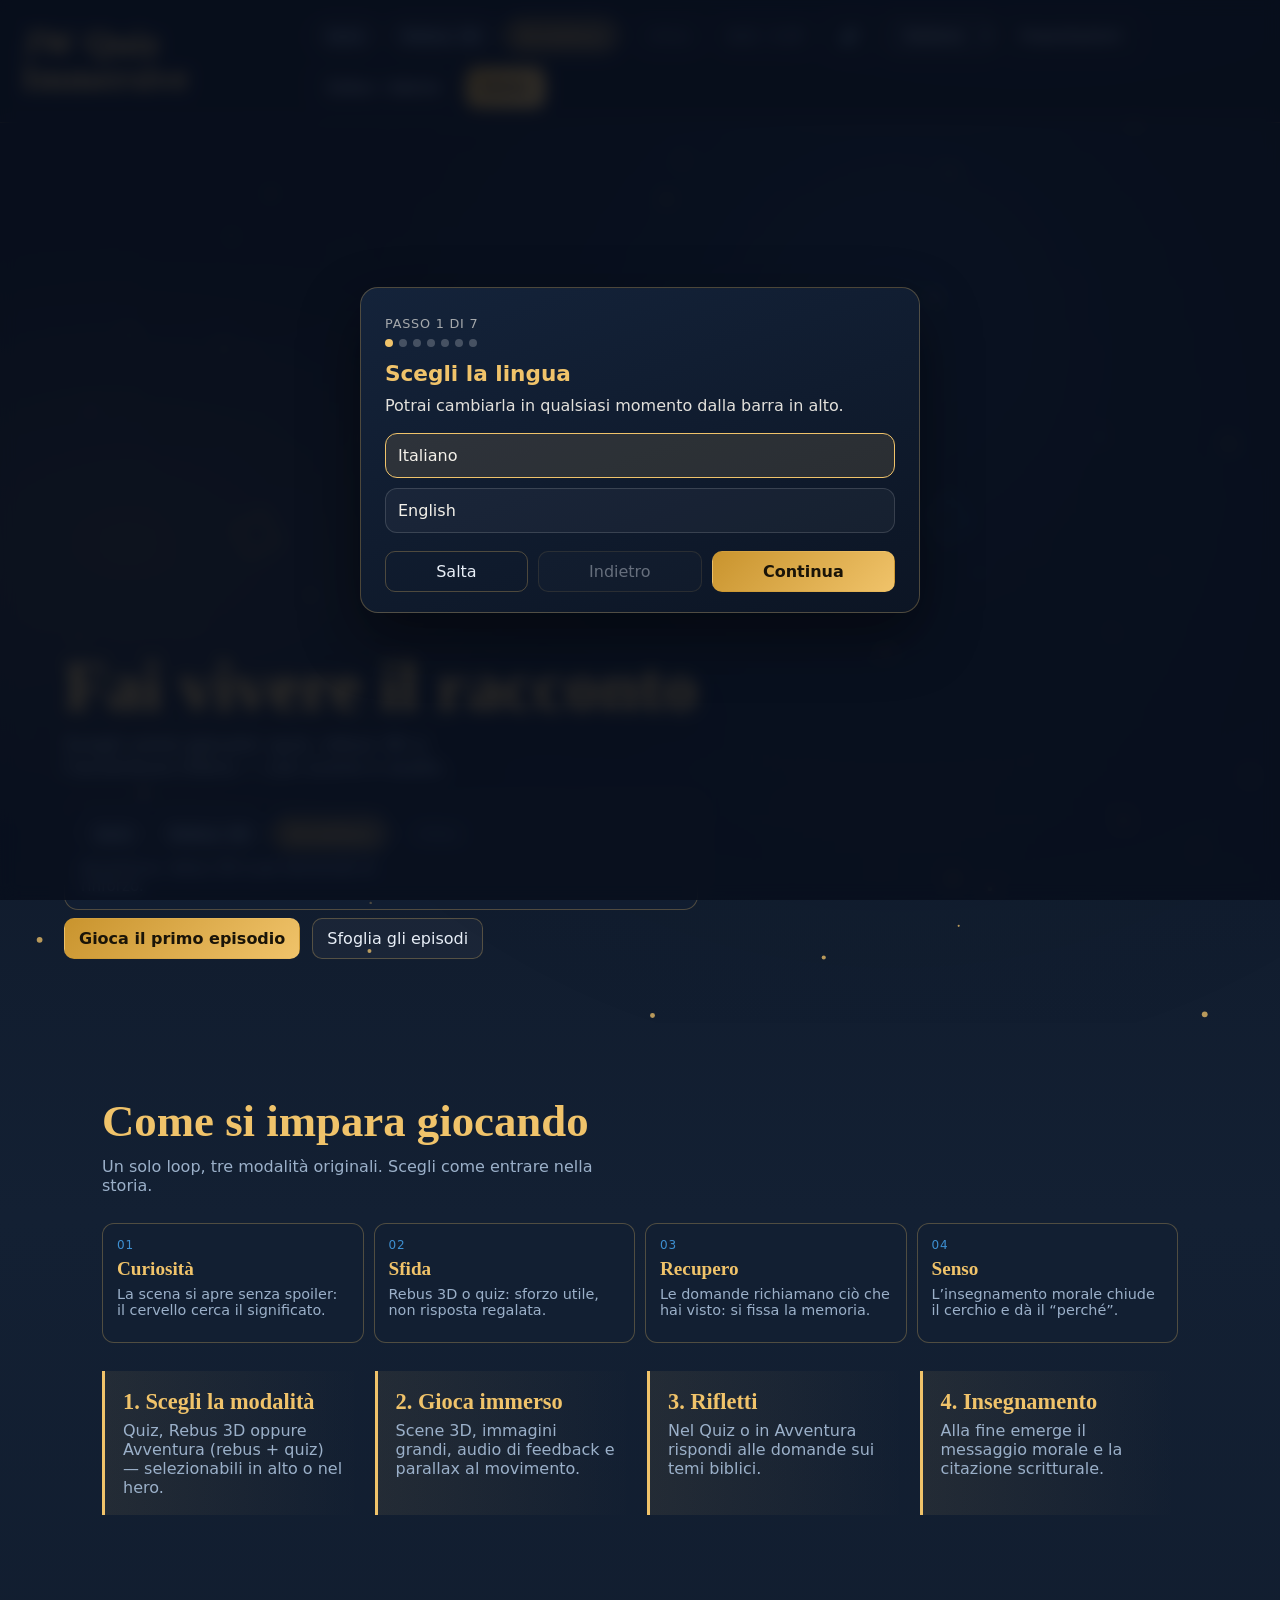
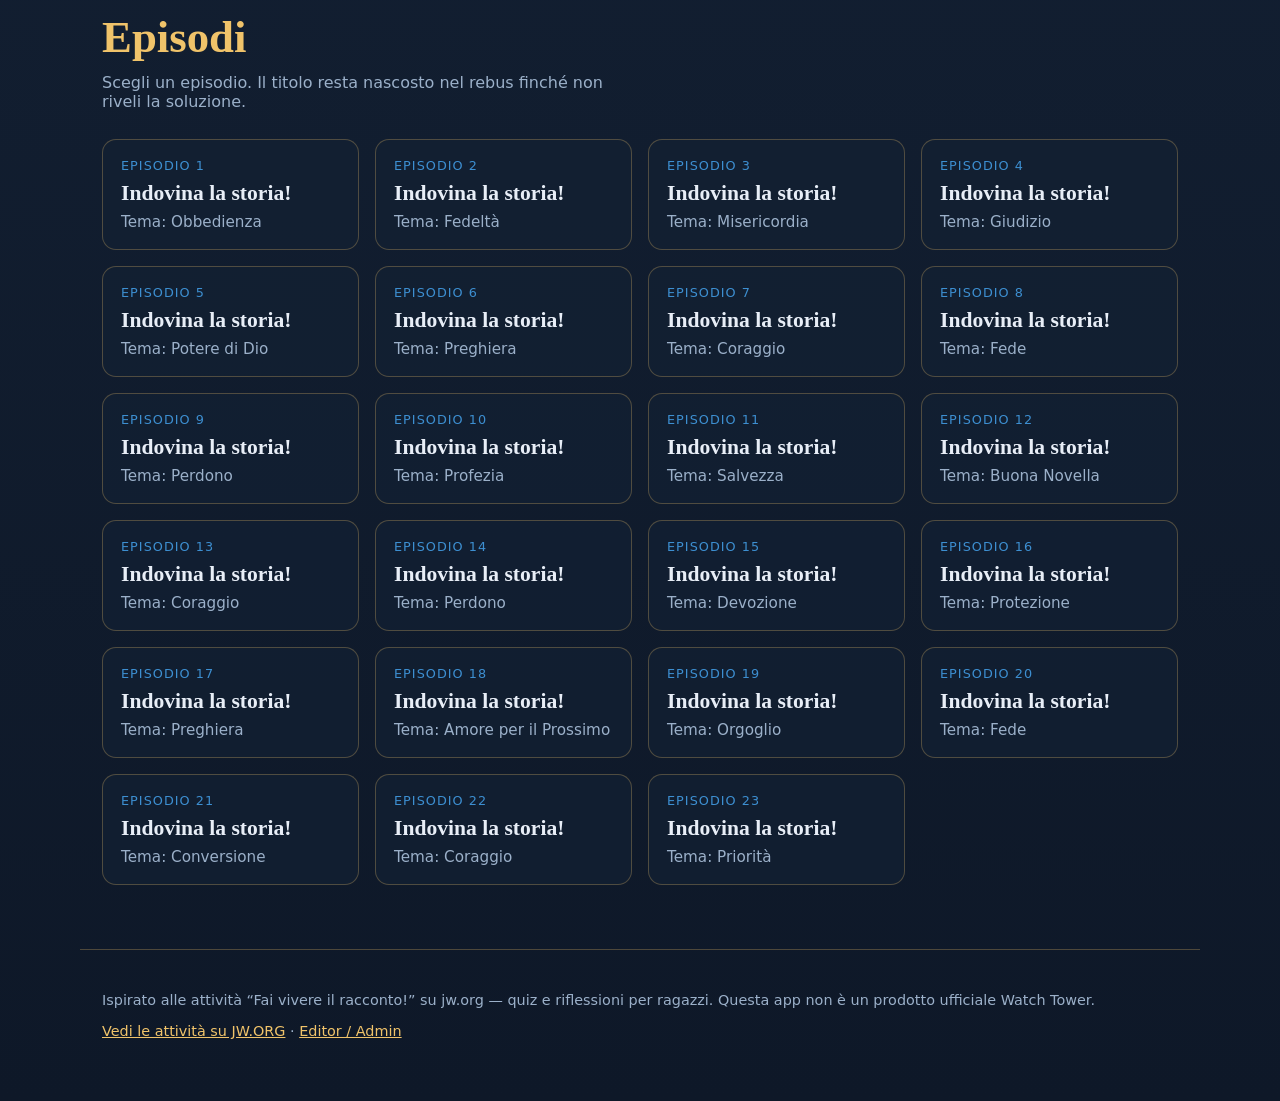
<file: webapp/index.html>
<!DOCTYPE html>
<html lang="it">
<head>
  <meta charset="UTF-8" />
  <meta name="viewport" content="width=device-width, initial-scale=1.0" />
  <meta name="description" content="JW Quiz Immersive — storie bibliche animate, quiz e insegnamenti morali." />
  <link rel="icon" href="favicon.svg" type="image/svg+xml" />
  <title>JW Quiz Immersive</title>

  <!-- ========== FONTS — system stack (HITL B3:A, no CDN) ========== -->

  <!-- ========== IMPORT MAP — Three.js ESM via CDN ========== -->
  <script type="importmap">
  {
    "imports": {
      "three": "https://unpkg.com/three@0.160.0/build/three.module.js"
    }
  }
  </script>

  <style>
    /* ========== THEME TOKENS — customize palette here ========== */
    :root {
      --bg-deep: #0b1220;
      --bg-mid: #132033;
      --ink: #e8eef7;
      --muted: #9bb0c9;
      --brand: #f0c36a;
      --brand-soft: #d4a24a;
      --accent: #3d8fd1;
      --ok: #3cb371;
      --bad: #e05a5a;
      --line: rgba(240, 195, 106, 0.28);
      --panel: rgba(19, 32, 51, 0.82);
      --font-display: Georgia, "Times New Roman", serif;
      --font-body: system-ui, "Segoe UI", Roboto, sans-serif;
      --ease: cubic-bezier(0.22, 1, 0.36, 1);
      --max: 1120px;
    }

    * { box-sizing: border-box; }
    html { scroll-behavior: smooth; }
    body {
      margin: 0;
      color: var(--ink);
      font-family: var(--font-body);
      background:
        radial-gradient(1200px 700px at 80% -10%, rgba(61, 143, 209, 0.18), transparent 55%),
        radial-gradient(900px 600px at 10% 20%, rgba(240, 195, 106, 0.12), transparent 50%),
        linear-gradient(180deg, var(--bg-deep), var(--bg-mid) 45%, #0e1828);
      min-height: 100vh;
      overflow-x: hidden;
    }

    a { color: inherit; text-decoration: none; }
    button, select { font: inherit; }

    /* ========== LAYOUT ========== */
    .topnav {
      position: sticky;
      top: 0;
      z-index: 40;
      display: flex;
      gap: 12px;
      align-items: center;
      justify-content: space-between;
      padding: 14px 22px;
      backdrop-filter: blur(12px);
      background: rgba(11, 18, 32, 0.72);
      border-bottom: 1px solid var(--line);
    }
    .brand {
      font-family: var(--font-display);
      font-size: clamp(1.6rem, 3vw, 2.2rem);
      font-weight: 700;
      letter-spacing: 0.02em;
      color: var(--brand);
      line-height: 1;
    }
    .nav-actions { display: flex; gap: 10px; align-items: center; flex-wrap: wrap; }
    .select, .btn {
      border-radius: 10px;
      border: 1px solid var(--line);
      background: rgba(255,255,255,0.04);
      color: var(--ink);
      padding: 10px 14px;
      cursor: pointer;
      transition: transform 0.2s var(--ease), background 0.2s var(--ease), border-color 0.2s;
    }
    .btn:hover { transform: translateY(-1px); border-color: var(--brand); }
    .btn:active { transform: translateY(0); }
    .btn-primary {
      background: linear-gradient(135deg, #c9942e, #f0c36a);
      color: #1a1408;
      border-color: transparent;
      font-weight: 700;
    }
    .btn-ghost { background: transparent; }
    .btn:disabled { opacity: 0.45; cursor: not-allowed; transform: none; }

    /* ========== HERO ========== */
    .hero {
      position: relative;
      min-height: 100svh;
      display: grid;
      place-items: end start;
      padding: clamp(24px, 5vw, 64px);
      overflow: hidden;
    }
    #webglCanvas, #fallbackCanvas {
      position: absolute;
      top: 0; right: 0; bottom: 0; left: 0;
      width: 100%;
      height: 100%;
      display: block;
      z-index: 0;
    }
    #fallbackCanvas { display: none; }
    body.fallback-3d #webglCanvas { display: none; }
    body.fallback-3d #fallbackCanvas { display: block; }

    .hero-copy {
      position: relative;
      z-index: 2;
      max-width: 640px;
      animation: riseIn 0.9s var(--ease) both;
    }
    .hero-copy h1 {
      margin: 0 0 12px;
      font-family: var(--font-display);
      font-size: clamp(2.4rem, 7vw, 4.4rem);
      line-height: 0.98;
      color: var(--brand);
      text-shadow: 0 8px 40px rgba(0,0,0,0.45);
    }
    .hero-copy p {
      margin: 0 0 22px;
      font-size: clamp(1rem, 2.2vw, 1.2rem);
      color: var(--muted);
      max-width: 36ch;
    }
    .cta-row { display: flex; gap: 12px; flex-wrap: wrap; }

    /* ========== SECTIONS ========== */
    .section {
      position: relative;
      z-index: 2;
      max-width: var(--max);
      margin: 0 auto;
      padding: 72px 22px 24px;
    }
    .section h2 {
      margin: 0 0 10px;
      font-family: var(--font-display);
      font-size: clamp(2rem, 4vw, 2.8rem);
      color: var(--brand);
    }
    .section > .lead {
      margin: 0 0 28px;
      color: var(--muted);
      max-width: 52ch;
    }

    .story-grid {
      display: grid;
      grid-template-columns: repeat(auto-fill, minmax(240px, 1fr));
      gap: 16px;
    }
    .story-tile {
      appearance: none;
      text-align: left;
      padding: 18px;
      border-radius: 14px;
      border: 1px solid var(--line);
      background: var(--panel);
      color: var(--ink);
      cursor: pointer;
      opacity: 0;
      transform: translateY(24px);
      transition: transform 0.25s var(--ease), border-color 0.25s, background 0.25s;
    }
    .story-tile.is-visible {
      opacity: 1;
      transform: translateY(0);
      transition: opacity 0.6s var(--ease), transform 0.6s var(--ease), border-color 0.25s, background 0.25s;
    }
    .story-tile:hover {
      border-color: var(--brand);
      background: rgba(240, 195, 106, 0.08);
      transform: translateY(-3px);
    }
    .story-tile .ep {
      display: block;
      font-size: 0.8rem;
      letter-spacing: 0.08em;
      text-transform: uppercase;
      color: var(--accent);
      margin-bottom: 8px;
    }
    .story-tile strong {
      display: block;
      font-family: var(--font-display);
      font-size: 1.35rem;
      margin-bottom: 6px;
    }
    .story-tile .theme { color: var(--muted); font-size: 0.95rem; }

    .how-list {
      display: grid;
      gap: 14px;
      grid-template-columns: repeat(auto-fit, minmax(220px, 1fr));
    }
    .how-item {
      padding: 18px;
      border-left: 3px solid var(--brand);
      background: linear-gradient(90deg, rgba(240,195,106,0.08), transparent);
      opacity: 0;
      transform: translateX(-16px);
    }
    .how-item.is-visible {
      opacity: 1;
      transform: none;
      transition: opacity 0.7s var(--ease), transform 0.7s var(--ease);
    }
    .how-item h3 {
      margin: 0 0 6px;
      font-family: var(--font-display);
      font-size: 1.4rem;
      color: var(--brand);
    }
    .how-item p { margin: 0; color: var(--muted); }

    /* ========== REBUS 3D STAGE ========== */
    /* Board fills the theater 1fr row; camera (JS) fits all 8 plates. */
    .rebus-act {
      width: min(1280px, 100%);
      max-width: 100%;
      height: 100%;
      min-height: 0;
      align-self: stretch;
      display: grid;
      grid-template-rows: auto minmax(220px, 1fr) auto auto auto;
      gap: 10px;
      justify-items: stretch;
    }
    .rebus-act > .act {
      justify-self: center;
      width: min(52rem, 100%);
    }
    .rebus-act > .act h2 {
      font-size: clamp(1.15rem, 2.4vw, 1.75rem);
      margin: 0 0 4px;
    }
    .rebus-act > .act .scripture,
    .rebus-act > .act p { margin: 0; }
    .rebus-viewport {
      position: relative;
      width: 100%;
      height: 100%;
      min-height: 220px;
      border-radius: 18px;
      border: 1px solid var(--line);
      overflow: hidden;
      background:
        radial-gradient(600px 280px at 50% 20%, rgba(61,143,209,0.22), transparent 70%),
        rgba(0,0,0,0.35);
      box-shadow: inset 0 0 80px rgba(0,0,0,0.35);
    }
    .rebus-viewport::before {
      content: "";
      position: absolute;
      top: 0; right: 0; bottom: 0; left: 0;
      z-index: 0;
      background: url("assets/theater-atmosphere.png") center/cover no-repeat;
      opacity: 0.38;
      pointer-events: none;
      filter: saturate(1.05) contrast(1.05);
    }
    #rebusCanvas, #rebusFallback {
      position: absolute;
      top: 0; right: 0; bottom: 0; left: 0;
      width: 100%;
      height: 100%;
      z-index: 1;
    }
    #rebusCanvas {
      display: block;
      touch-action: none;
    }
    #rebusFallback { display: none; }
    .rebus-act.is-fallback #rebusCanvas { display: none; }
    .rebus-act.is-fallback #rebusFallback { display: grid; }
    #rebusFallback {
      grid-template-columns: repeat(4, minmax(0, 1fr));
      grid-auto-rows: auto;
      align-content: start;
      align-items: start;
      gap: clamp(8px, 1.2vw, 16px);
      padding: clamp(10px, 1.8vw, 20px);
      touch-action: manipulation;
      overflow: auto;
    }
    @media (max-width: 719px) {
      #rebusFallback {
        /* Two tracks when a pair stays at least ~148px; otherwise one column. */
        grid-template-columns: repeat(auto-fit, minmax(min(100%, 148px), 1fr));
      }
      .rebus-act.is-fallback {
        height: auto;
        min-height: auto;
        align-self: start;
        grid-template-rows: auto auto auto auto auto;
      }
      .rebus-act.is-fallback .rebus-viewport {
        height: auto;
        min-height: auto;
        overflow: visible;
      }
      .rebus-act.is-fallback #rebusFallback {
        position: relative;
        top: auto; right: auto; bottom: auto; left: auto;
        width: 100%;
        height: auto;
        overflow: visible;
      }
      .theater-stage.is-rebus {
        overflow: auto;
        align-items: start;
      }
      .theater {
        grid-template-rows: auto minmax(0, 1fr) auto;
        overflow: hidden;
      }
      .theater-footer { background: rgba(8, 12, 20, 0.96); }
    }
    /* Phones (portrait, or landscape with a short viewport): image caption/hint above the
       grid and pinned to the top of the scroll area. Keep in sync with PHONE_LAYOUT_MQ. */
    @media (max-width: 719px), (max-height: 500px) and (orientation: landscape) {
      .rebus-act { grid-template-rows: auto auto minmax(220px, 1fr) auto auto; }
      .rebus-act > .act { order: 0; }
      .rebus-act > .rebus-caption {
        order: 1;
        position: sticky;
        top: 0;
        z-index: 4;
        width: 100%;
        max-width: none;
        background: rgba(19, 32, 51, 0.96);
        overflow-wrap: anywhere;
      }
      .rebus-act > .rebus-viewport { order: 2; }
      .rebus-act > .rebus-toolbar { order: 3; }
      .rebus-act > .rebus-solution { order: 4; }
      /* Enlarged clue: anchored to the top so the hint is readable before the image finishes loading. */
      .rebus-focus { margin: 12px auto auto; max-height: calc(100% - 24px); overflow: auto; }
    }
    /* Landscape phone: let the act grow so the sticky caption stays pinned while the stage scrolls. */
    @media (max-height: 500px) and (orientation: landscape) {
      .rebus-act { height: auto; min-height: 0; }
    }
    .rebus-card {
      min-width: 0;
      width: 100%;
      height: auto;
      align-self: start;
      border-radius: 14px;
      border: 1px solid var(--line);
      padding: 0;
      line-height: 0;
      background: rgba(255,255,255,0.08);
      display: block;
      cursor: pointer;
      overflow: hidden;
      transition: box-shadow 0.25s, border-color 0.25s;
    }
    .rebus-card:hover { border-color: var(--brand); }
    .rebus-card:focus-visible {
      outline: 2px solid var(--brand);
      outline-offset: 3px;
    }
    .rebus-card img {
      width: 100%;
      height: auto;
      display: block;
      object-fit: contain;
      pointer-events: none;
      filter: contrast(1.08) saturate(1.12);
      image-rendering: auto;
    }
    .rebus-card.is-hint-pulse {
      border-color: #f0c36a;
      box-shadow: 0 0 0 2px rgba(240,195,106,0.35), 0 10px 28px rgba(240,195,106,0.25);
      animation: hintPulse 0.6s ease-in-out infinite alternate;
    }
    .rebus-card.is-reveal-pop { animation: revealPop 0.55s var(--ease) both; }
    @keyframes hintPulse {
      from { filter: brightness(1); }
      to { filter: brightness(1.25); }
    }
    @keyframes revealPop {
      0% { opacity: 0.35; box-shadow: 0 0 0 0 rgba(240,195,106,0); }
      100% { opacity: 1; box-shadow: 0 0 0 3px rgba(240,195,106,0.55); }
    }
    .rebus-focus {
      position: relative;
      border: 1px solid var(--line);
      border-radius: 16px;
      padding: 36px 16px 16px;
      background: rgba(11, 18, 32, 0.97);
      color: var(--ink);
      box-sizing: border-box;
      max-width: 92vw;
      box-shadow: 0 24px 80px rgba(0,0,0,0.45);
    }
    .rebus-focus::backdrop { background: rgba(6, 10, 18, 0.78); }
    .rebus-focus img {
      display: block;
      width: auto;
      height: auto;
      max-width: 100%;
      max-height: 62vh;
      object-fit: contain;
    }
    .rebus-focus-caption {
      margin: 0 36px 12px 0;
      max-width: 100%;
      color: var(--ink);
      font-weight: 600;
      line-height: 1.35;
      overflow-wrap: anywhere;
    }
    .rebus-focus-caption:empty { display: none; }
    .rebus-focus-close {
      position: absolute;
      top: 8px;
      right: 8px;
      border-radius: 999px;
      border: 1px solid var(--line);
      background: rgba(255,255,255,0.06);
      color: var(--brand);
      width: 36px;
      height: 36px;
      font-size: 1.3rem;
      line-height: 1;
      cursor: pointer;
    }
    .rebus-focus-close:focus-visible {
      outline: 2px solid var(--brand);
      outline-offset: 2px;
    }
    .rebus-toolbar {
      display: flex;
      flex-wrap: wrap;
      gap: 10px;
      justify-content: center;
      justify-self: center;
    }
    .btn-reveal { border-color: rgba(61,143,209,0.55); color: #9fd0ff; }
    .btn-hint { border-color: rgba(240,195,106,0.55); color: var(--brand); }
    .btn-solution { border-color: rgba(226,125,0,0.55); color: #ffb86b; }
    .rebus-caption {
      margin: 0;
      min-height: 1.4em;
      color: var(--ink);
      font-weight: 600;
      text-align: center;
      max-width: 52ch;
      justify-self: center;
      padding: 10px 14px;
      border-radius: 12px;
      border: 1px solid var(--line);
      background: rgba(19, 32, 51, 0.78);
    }
    .rebus-solution {
      width: min(720px, 100%);
      justify-self: center;
      text-align: left;
      padding: 14px 16px;
      border-radius: 12px;
      border: 1px solid var(--line);
      background: rgba(240,195,106,0.08);
      animation: riseIn 0.45s var(--ease) both;
    }
    .rebus-solution h3 { margin: 0 0 8px; color: var(--brand); font-family: var(--font-display); }
    .rebus-solution p { margin: 0 0 8px; color: var(--ink); }
    .rebus-solution .quote { color: var(--muted); font-style: italic; border-left: 3px solid var(--accent); padding-left: 10px; }

    /* ========== STORY THEATER (game stage) ========== */
    .theater {
      position: fixed;
      top: 0; right: 0; bottom: 0; left: 0;
      z-index: 60;
      display: none;
      grid-template-rows: auto 1fr auto;
      background:
        radial-gradient(800px 400px at 50% 0%, rgba(61,143,209,0.2), transparent 60%),
        rgba(8, 12, 20, 0.96);
      backdrop-filter: blur(8px);
    }
    .theater.is-open { display: grid; animation: fadeIn 0.35s var(--ease); }
    .theater-bar {
      display: flex;
      justify-content: space-between;
      gap: 12px;
      align-items: center;
      padding: 14px 18px;
      border-bottom: 1px solid var(--line);
      flex-wrap: wrap;
    }
    .theater-meta { color: var(--muted); font-size: 0.95rem; }
    .theater-meta strong { color: var(--brand); }
    .progress-track {
      height: 4px;
      background: rgba(255,255,255,0.08);
      border-radius: 999px;
      overflow: hidden;
      width: min(280px, 40vw);
    }
    .progress-fill {
      height: 100%;
      width: 0%;
      background: linear-gradient(90deg, var(--accent), var(--brand));
      transition: width 0.4s var(--ease);
    }

    .theater-stage {
      position: relative;
      overflow: auto;
      min-height: 0;
      padding: 12px 14px 16px;
      display: grid;
      justify-items: center;
      align-items: start;
    }
    .theater-stage.is-rebus {
      overflow: hidden;
      align-items: stretch;
    }
    .act {
      width: min(720px, 100%);
      text-align: center;
      animation: riseIn 0.55s var(--ease) both;
    }
    .act h2 {
      margin: 0 0 10px;
      font-family: var(--font-display);
      font-size: clamp(1.8rem, 4vw, 2.6rem);
      color: var(--brand);
    }
    .act .scripture {
      color: var(--accent);
      margin: 0 0 16px;
      font-size: 0.95rem;
      letter-spacing: 0.04em;
    }
    .act p { color: var(--muted); line-height: 1.55; margin: 0 0 18px; }

    .symbol-orbit {
      position: relative;
      width: min(320px, 70vw);
      height: min(320px, 70vw);
      margin: 10px auto 24px;
      border-radius: 50%;
      border: 1px dashed rgba(240,195,106,0.25);
    }
    .symbol {
      position: absolute;
      top: 50%;
      left: 50%;
      width: 56px;
      height: 56px;
      margin: -28px;
      border-radius: 14px;
      display: grid;
      place-items: center;
      font-size: 1.6rem;
      background: rgba(255,255,255,0.06);
      border: 1px solid var(--line);
      animation: floatY 3.2s ease-in-out infinite;
      will-change: transform;
    }

    .choices { display: grid; gap: 10px; margin-top: 8px; }
    .choice {
      text-align: left;
      padding: 14px 16px;
      border-radius: 12px;
      border: 1px solid var(--line);
      background: rgba(255,255,255,0.04);
      color: var(--ink);
      cursor: pointer;
      transition: border-color 0.2s, background 0.2s, transform 0.2s var(--ease);
    }
    .choice:hover:not(:disabled) {
      border-color: var(--brand);
      transform: translateX(4px);
    }
    .choice.is-correct {
      border-color: var(--ok);
      background: rgba(60, 179, 113, 0.15);
    }
    .choice.is-wrong {
      border-color: var(--bad);
      background: rgba(224, 90, 90, 0.12);
    }
    .feedback {
      min-height: 1.4em;
      margin: 14px 0 0;
      font-weight: 600;
    }
    .feedback.ok { color: var(--ok); }
    .feedback.bad { color: var(--bad); }

    .moral-box {
      margin-top: 18px;
      padding: 18px;
      border-radius: 14px;
      border: 1px solid var(--line);
      background: linear-gradient(160deg, rgba(240,195,106,0.12), rgba(61,143,209,0.08));
      text-align: left;
    }
    .moral-box h3 {
      margin: 0 0 8px;
      font-family: var(--font-display);
      color: var(--brand);
      font-size: 1.45rem;
    }
    .moral-box blockquote {
      margin: 12px 0 0;
      padding-left: 12px;
      border-left: 3px solid var(--accent);
      color: var(--muted);
      font-style: italic;
    }

    .theater-footer {
      display: flex;
      justify-content: space-between;
      gap: 12px;
      flex-wrap: wrap;
      padding: 14px 18px;
      border-top: 1px solid var(--line);
      background: rgba(0,0,0,0.25);
    }
    .score-chip {
      display: inline-flex;
      gap: 8px;
      align-items: center;
      padding: 8px 12px;
      border-radius: 999px;
      border: 1px solid var(--line);
      color: var(--brand);
      font-weight: 700;
    }
    .hud-chip {
      font-size: 0.85rem;
      color: var(--muted);
      border: 1px solid var(--line);
      border-radius: 999px;
      padding: 6px 12px;
      white-space: nowrap;
    }
    .hud-chip.is-muted { opacity: 0.45; }
    .hud-chip.is-hidden { display: none !important; }
    .hud-badges {
      display: inline-flex;
      align-items: center;
      gap: 4px;
      max-width: 240px;
      flex-wrap: wrap;
    }
    .hud-badges.is-hidden { display: none !important; }
    .hud-badge {
      font-size: 0.72rem;
      font-weight: 600;
      letter-spacing: 0.02em;
      padding: 3px 8px;
      border-radius: 6px;
      background: rgba(232, 197, 71, 0.18);
      border: 1px solid rgba(232, 197, 71, 0.45);
      color: #f0c36a;
      cursor: default;
    }
    #hudToast {
      position: fixed;
      top: 72px;
      right: 16px;
      z-index: 1200;
      padding: 12px 16px;
      border-radius: 10px;
      background: #132033;
      border: 1px solid rgba(232, 197, 71, 0.55);
      color: #e8eef7;
      box-shadow: 0 8px 28px rgba(0,0,0,0.35);
      opacity: 0;
      pointer-events: none;
      transition: opacity 0.25s ease;
      max-width: 280px;
    }
    #hudToast.is-on { opacity: 1; }
    .story-tile.is-done { border-color: rgba(60, 179, 113, 0.55); }
    .story-tile .stars-mini { display: block; margin-top: 8px; color: var(--brand); letter-spacing: 0.08em; }
    .loop-rail {
      display: grid;
      grid-template-columns: repeat(4, minmax(0, 1fr));
      gap: 10px;
      margin: 0 0 28px;
    }
    .loop-step {
      padding: 14px;
      border-radius: 12px;
      border: 1px solid var(--line);
      background: var(--panel);
      min-height: 7.5rem;
    }
    .loop-step span {
      display: block;
      font-size: 0.75rem;
      letter-spacing: 0.08em;
      text-transform: uppercase;
      color: var(--accent);
      margin-bottom: 6px;
    }
    .loop-step strong { color: var(--brand); font-family: var(--font-display); font-size: 1.2rem; }
    .loop-step p { margin: 6px 0 0; color: var(--muted); font-size: 0.9rem; }
    @media (max-width: 800px) {
      .loop-rail { grid-template-columns: 1fr 1fr; }
    }

    .footer {
      max-width: var(--max);
      margin: 40px auto 0;
      padding: 28px 22px 48px;
      color: var(--muted);
      font-size: 0.9rem;
      border-top: 1px solid var(--line);
    }
    .footer a { color: var(--brand); text-decoration: underline; }

    /* ========== MODE SELECTOR ========== */
    .mode-switch {
      display: flex;
      gap: 8px;
      flex-wrap: wrap;
      align-items: center;
    }
    .mode-btn {
      border-radius: 999px;
      border: 1px solid var(--line);
      background: rgba(255,255,255,0.04);
      color: var(--muted);
      padding: 8px 14px;
      cursor: pointer;
      font-weight: 600;
      font-size: 0.92rem;
      transition: background 0.2s, color 0.2s, border-color 0.2s, transform 0.2s var(--ease);
    }
    .mode-btn:hover { border-color: var(--brand); color: var(--ink); }
    .mode-btn.is-active {
      background: linear-gradient(135deg, rgba(201,148,46,0.35), rgba(240,195,106,0.25));
      border-color: var(--brand);
      color: var(--brand);
    }
    .mode-panel {
      margin: 18px 0 8px;
      padding: 14px 16px;
      border: 1px solid var(--line);
      border-radius: 14px;
      background: rgba(19, 32, 51, 0.65);
      max-width: 640px;
    }
    .mode-panel p {
      margin: 8px 0 0;
      color: var(--muted);
      font-size: 0.95rem;
    }
    .sound-btn.is-muted { opacity: 0.55; }

    @keyframes riseIn {
      from { opacity: 0; transform: translateY(22px); }
      to { opacity: 1; transform: none; }
    }
    @keyframes fadeIn {
      from { opacity: 0; }
      to { opacity: 1; }
    }
    @keyframes floatY {
      0%, 100% { transform: translateY(0); }
      50% { transform: translateY(-10px); }
    }

    .hero-mark { display: none; width: 76px; height: 76px; margin: 0 0 12px; }
    .hero-mark svg { width: 100%; height: 100%; display: block; }
    .hero-kicker {
      display: none;
      margin: 0 0 6px;
      font-family: var(--font-display);
      font-size: 0.95rem;
      letter-spacing: 0.08em;
      text-transform: uppercase;
      color: var(--accent);
    }
    .hero-kicker strong { color: var(--brand); font-weight: 700; }

    @media (max-width: 640px) {
      .topnav { padding: 12px 14px; }
      .hero { place-items: end stretch; min-height: 92svh; }
      .symbol { width: 48px; height: 48px; margin: -24px; font-size: 1.3rem; }
    }
    @media (max-width: 719px) {
      .theater-stage.is-rebus { overflow: auto; align-items: start; }
      .topnav { flex-wrap: wrap; gap: 8px; }
      .brand { font-size: 1.2rem; }
      .nav-actions { width: 100%; gap: 8px; }
      .nav-actions #modeSwitchNav { display: none; }
      .nav-actions #btnStartStories {
        background: transparent;
        color: var(--muted);
        border-color: transparent;
        font-weight: 600;
        padding: 6px 8px;
      }
      .nav-actions a[href="classic.html"] {
        background: transparent;
        border-color: transparent;
        color: var(--muted);
        padding: 6px 8px;
        font-size: 0.82rem;
      }
      .hero {
        min-height: 0;
        place-items: start stretch;
        padding: 18px 16px 8px;
      }
      .hero-mark, .hero-kicker { display: block; }
      .hero-copy { max-width: none; }
      .hero-copy h1 { font-size: clamp(1.85rem, 8vw, 2.45rem); margin-bottom: 8px; }
      .hero-copy p { margin-bottom: 14px; }
      .mode-panel { max-width: none; margin-top: 0; }
      #modeSwitchHero {
        display: grid;
        grid-template-columns: 1fr 1fr;
        gap: 8px;
        width: 100%;
      }
      #modeSwitchHero .mode-btn {
        text-align: center;
        border-radius: 12px;
        padding: 12px 8px;
        background: rgba(11, 18, 32, 0.92);
      }
      #modeSwitchHero .mode-btn.is-active {
        background: linear-gradient(135deg, rgba(201,148,46,0.55), rgba(240,195,106,0.28));
      }
      .mode-panel { background: rgba(11, 18, 32, 0.88); }
      .cta-row { display: grid; gap: 8px; }
      #btnHeroPlay { width: 100%; padding: 14px 18px; font-size: 1.05rem; }
    }

    html.onb-reduce-motion *, html.onb-reduce-motion *::before, html.onb-reduce-motion *::after {
      animation-duration: 0.01ms !important;
      animation-iteration-count: 1 !important;
      transition-duration: 0.01ms !important;
    }
    @media (prefers-reduced-motion: reduce) {
      html { scroll-behavior: auto; }
      *, *::before, *::after {
        animation-duration: 0.01ms !important;
        animation-iteration-count: 1 !important;
        transition-duration: 0.01ms !important;
      }
    }

    /* ----- Onboarding overlay ----- */
    .onb-overlay {
      position: fixed; top: 0; right: 0; bottom: 0; left: 0; z-index: 12000;
      background: rgba(8, 14, 28, 0.82);
      backdrop-filter: blur(8px);
      display: none; align-items: center; justify-content: center;
      padding: 24px;
    }
    .onb-overlay.is-open { display: flex; }
    .onb-card {
      width: min(560px, 100%);
      background: linear-gradient(160deg, #14233a 0%, #0c1524 100%);
      border: 1px solid rgba(240,195,106,0.28);
      border-radius: 18px;
      padding: 28px 24px 20px;
      color: #f4f1ea;
      box-shadow: 0 24px 60px rgba(0,0,0,0.45);
    }
    .onb-card h2 { margin: 0 0 8px; font-size: 1.35rem; color: #f0c36a; }
    .onb-card p { margin: 0 0 16px; line-height: 1.45; opacity: 0.92; }
    .onb-step { font-size: 0.8rem; letter-spacing: 0.06em; text-transform: uppercase; opacity: 0.65; margin-bottom: 8px; }
    .onb-dots { display: flex; gap: 6px; margin-bottom: 14px; }
    .onb-dots span {
      width: 8px; height: 8px; border-radius: 50%;
      background: rgba(255,255,255,0.22);
    }
    .onb-dots span.is-active { background: #f0c36a; }
    .onb-dots span.is-done { background: rgba(240,195,106,0.55); }
    .onb-actions { display: flex; flex-wrap: wrap; gap: 10px; margin-top: 18px; }
    .onb-actions .btn { flex: 1 1 auto; min-width: 120px; }
    .onb-actions .btn:disabled { opacity: 0.4; cursor: not-allowed; }
    .onb-lang, .onb-modes, .onb-prefs { display: grid; gap: 10px; }
    .onb-modes { grid-template-columns: 1fr; }
    @media (min-width: 520px) { .onb-modes { grid-template-columns: repeat(3, 1fr); } }
    .onb-choice {
      border: 1px solid rgba(255,255,255,0.14);
      background: rgba(255,255,255,0.04);
      border-radius: 12px; padding: 12px; cursor: pointer; text-align: left; color: inherit;
    }
    .onb-choice.is-selected { border-color: #f0c36a; background: rgba(240,195,106,0.12); }
    .onb-input {
      width: 100%; padding: 10px 12px; border-radius: 10px;
      border: 1px solid rgba(255,255,255,0.2); background: rgba(0,0,0,0.25); color: #fff;
    }
    .onb-tut-board {
      display: grid; grid-template-columns: repeat(3, 1fr); gap: 8px; margin: 12px 0;
    }
    .onb-tut-slot {
      aspect-ratio: 1; border-radius: 10px; background: rgba(255,255,255,0.06);
      border: 1px dashed rgba(255,255,255,0.25);
      display: flex; align-items: center; justify-content: center; overflow: hidden;
    }
    .onb-tut-slot img { width: 100%; height: 100%; object-fit: cover; }
    .onb-tut-slot.is-empty::after { content: "?"; opacity: 0.45; font-size: 1.4rem; }
    .onb-stars { letter-spacing: 0.12em; color: #f0c36a; margin: 8px 0; font-size: 1.1rem; }
    .onb-tut-toolbar { display: flex; flex-wrap: wrap; gap: 8px; }

    /* ========== CHALLENGE (Sfida locale) ========== */
    .ch-overlay {
      position: fixed; top: 0; right: 0; bottom: 0; left: 0; z-index: 55;
      display: none; align-items: flex-start; justify-content: center;
      padding: 72px 16px 24px;
      background: rgba(8, 12, 22, 0.88);
      backdrop-filter: blur(10px);
      overflow-y: auto;
    }
    .ch-overlay.is-open { display: flex; }
    .ch-panel {
      width: min(920px, 100%);
      background: var(--panel);
      border: 1px solid var(--line);
      border-radius: 16px;
      padding: 22px 24px 28px;
      box-shadow: 0 24px 60px rgba(0,0,0,0.45);
    }
    .ch-panel h2 {
      font-family: var(--font-display);
      margin: 0 0 8px;
      font-size: clamp(1.6rem, 3vw, 2.1rem);
      color: var(--brand);
    }
    .ch-lead { color: var(--muted); margin: 0 0 18px; }
    .ch-row { display: flex; flex-wrap: wrap; gap: 10px; align-items: center; margin: 10px 0; }
    .ch-players { display: grid; gap: 8px; margin: 12px 0 18px; }
    .ch-player-row {
      display: grid; grid-template-columns: 88px 1fr; gap: 8px; align-items: center;
    }
    .ch-player-row label { color: var(--muted); font-size: 0.9rem; }
    .ch-player-row input, .ch-select, .ch-timer-input {
      width: 100%; padding: 10px 12px; border-radius: 10px;
      border: 1px solid rgba(255,255,255,0.18);
      background: rgba(0,0,0,0.28); color: var(--ink);
    }
    .ch-seq { display: flex; flex-wrap: wrap; gap: 10px; margin: 8px 0 14px; }
    .ch-seq label {
      display: inline-flex; align-items: center; gap: 6px;
      padding: 8px 12px; border-radius: 999px;
      border: 1px solid rgba(255,255,255,0.16);
      background: rgba(0,0,0,0.2); cursor: pointer;
    }
    .ch-seq label.is-active { border-color: var(--brand); color: var(--brand); }
    .ch-timers {
      display: flex; flex-wrap: wrap; gap: 10px; margin: 12px 0 16px;
    }
    .ch-timer-chip {
      min-width: 110px; padding: 10px 12px; border-radius: 12px;
      background: rgba(0,0,0,0.3); border: 1px solid rgba(255,255,255,0.14);
      text-align: center;
    }
    .ch-timer-chip .ch-t-name { display: block; font-size: 0.85rem; color: var(--muted); }
    .ch-timer-chip .ch-t-sec {
      font-family: var(--font-display); font-size: 1.6rem; color: var(--brand);
    }
    .ch-timer-chip.is-done { opacity: 0.55; }
    .ch-timer-chip.is-ok { border-color: var(--ok); }
    .ch-timer-chip.is-bad { border-color: var(--bad); }
    .ch-q { margin: 12px 0; font-size: 1.15rem; }
    .ch-answers { display: grid; gap: 8px; margin: 12px 0; }
    .ch-answers button {
      text-align: left; padding: 12px 14px; border-radius: 12px;
      border: 1px solid rgba(255,255,255,0.18);
      background: rgba(0,0,0,0.25); color: var(--ink); cursor: pointer;
    }
    .ch-answers button:hover { border-color: var(--brand); }
    .ch-answers button:disabled { opacity: 0.5; cursor: default; }
    .ch-rebus-board {
      display: grid; grid-template-columns: repeat(3, 1fr); gap: 8px; margin: 12px 0;
    }
    .ch-rebus-slot {
      aspect-ratio: 1; border-radius: 10px; overflow: hidden;
      background: rgba(255,255,255,0.06); border: 1px dashed rgba(255,255,255,0.22);
      display: flex; align-items: center; justify-content: center;
    }
    .ch-rebus-slot img { width: 100%; height: 100%; object-fit: cover; }
    .ch-rebus-slot.is-empty::after { content: "?"; opacity: 0.4; font-size: 1.4rem; }
    .ch-board { margin: 12px 0; }
    .ch-board ol { margin: 0; padding-left: 1.2rem; }
    .ch-board li { margin: 6px 0; }
    .ch-board .ch-me { color: var(--brand); }
    .mode-btn.ch-toggle { margin-left: 6px; }
    .mode-btn.ch-toggle.is-active { background: rgba(240,195,106,0.22); }
    .mode-btn.ch-toggle:disabled { opacity: 0.35; cursor: not-allowed; }

  </style>
</head>
<body>
  <!-- ========== TOP NAV ========== -->
  <header class="topnav">
    <div class="brand" data-i18n="brand">JW Quiz Immersive</div>
    <div class="nav-actions">
      <div class="mode-switch" id="modeSwitchNav" role="radiogroup" aria-label="Game mode"></div>
      <div class="hud-chip" id="hudProgress" title="Progresso">0/23 · 0 XP</div>
      <div class="hud-chip is-hidden" id="hudStreak" title="Streak">0</div>
      <div class="hud-badges is-hidden" id="hudBadges" aria-label="Badges"></div>
      <div id="hudToast" role="status" aria-live="polite"></div>
      <button id="btnSound" class="btn btn-ghost sound-btn" type="button" data-i18n="soundOn" title="Audio">🔊</button>
      <select id="langSelect" class="select" aria-label="Language" title="Language"></select>
      <button id="btnSettings" class="btn btn-ghost" type="button" data-i18n="onb_settings">Impostazioni</button>
      <a class="btn btn-ghost" href="classic.html" data-i18n="classicMode">Editor / Admin</a>
      <button id="btnStartStories" class="btn btn-primary" type="button" data-i18n="startJourney">Inizia il viaggio</button>
    </div>
  </header>

  <!-- ========== HERO — 3D particle canvas ========== -->
  <section class="hero" id="hero">
    <canvas id="webglCanvas" aria-hidden="true"></canvas>
    <canvas id="fallbackCanvas" aria-hidden="true"></canvas>
    <div class="hero-copy">
      <div class="hero-mark" aria-hidden="true">
        <svg viewBox="0 0 76 76" xmlns="http://www.w3.org/2000/svg">
          <rect x="8" y="14" width="40" height="50" rx="4" fill="none" stroke="#f0c36a" stroke-width="2.4"/>
          <path d="M14 20h28M14 28h28M14 36h20" stroke="#3d8fd1" stroke-width="2" stroke-linecap="round"/>
          <circle cx="54" cy="48" r="14" fill="#132033" stroke="#f0c36a" stroke-width="2.2"/>
          <text x="54" y="54" text-anchor="middle" fill="#f0c36a" font-family="Georgia, serif" font-size="18" font-weight="700">?</text>
        </svg>
      </div>
      <p class="hero-kicker"><strong>JW Quiz</strong> Immersive</p>
      <h1 data-i18n="heroTitle">Fai vivere il racconto</h1>
      <p data-i18n="heroLead">Tre modalità di gioco: Quiz, Rebus 3D o Avventura completa — immersiva, con audio e scene animate.</p>
      <div class="mode-panel">
        <div class="mode-switch" id="modeSwitchHero" role="radiogroup" aria-label="Game mode"></div>
        <p id="modeHelp" data-i18n="modeHelpJourney">Avventura: rebus 3D e poi domande di rinforzo.</p>
      </div>
      <div class="cta-row">
        <button id="btnHeroPlay" class="btn btn-primary" type="button" data-i18n="playFirst">Gioca il primo episodio</button>
        <a class="btn" href="#stories" data-i18n="browseStories">Sfoglia gli episodi</a>
      </div>
    </div>
  </section>

  <!-- ========== HOW IT WORKS ========== -->
  <section class="section" id="how">
    <h2 data-i18n="howTitle">Come si impara giocando</h2>
    <p class="lead" data-i18n="howLead">Un solo loop, tre modalità originali. Scegli come entrare nella storia.</p>
    <div class="loop-rail">
      <article class="loop-step reveal">
        <span>01</span>
        <strong data-i18n="loop1Title">Curiosità</strong>
        <p data-i18n="loop1Body">La scena si apre senza spoiler: il cervello cerca il significato.</p>
      </article>
      <article class="loop-step reveal">
        <span>02</span>
        <strong data-i18n="loop2Title">Sfida</strong>
        <p data-i18n="loop2Body">Rebus 3D o quiz: sforzo utile, non risposta regalata.</p>
      </article>
      <article class="loop-step reveal">
        <span>03</span>
        <strong data-i18n="loop3Title">Recupero</strong>
        <p data-i18n="loop3Body">Le domande richiamano ciò che hai visto: si fissa la memoria.</p>
      </article>
      <article class="loop-step reveal">
        <span>04</span>
        <strong data-i18n="loop4Title">Senso</strong>
        <p data-i18n="loop4Body">L’insegnamento morale chiude il cerchio e dà il “perché”.</p>
      </article>
    </div>
    <div class="how-list">
      <article class="how-item reveal">
        <h3 data-i18n="how1Title">1. Immersione</h3>
        <p data-i18n="how1Body">Simboli fluttuanti e una breve narrazione aprono la scena biblica.</p>
      </article>
      <article class="how-item reveal">
        <h3 data-i18n="howRebusTitle">2. Rebus 3D</h3>
        <p data-i18n="howRebusBody">Le immagini del rebus fluttuano in scena 3D: rivelale, usa l’indizio, indovina la storia.</p>
      </article>
      <article class="how-item reveal">
        <h3 data-i18n="how2Title">3. Quiz</h3>
        <p data-i18n="how2Body">Domande a scelta multipla su fatti, scelte e lezioni della storia.</p>
      </article>
      <article class="how-item reveal">
        <h3 data-i18n="how3Title">4. Insegnamento</h3>
        <p data-i18n="how3Body">Alla fine emerge il messaggio morale e la citazione scritturale.</p>
      </article>
    </div>
  </section>

  <!-- ========== STORY CATALOG ========== -->
  <section class="section" id="stories">
    <h2 data-i18n="storiesTitle">Episodi animati</h2>
    <p class="lead" data-i18n="storiesLead">Scegli una storia. Titolo e soluzione restano nascosti nel rebus classico; qui giochi in modalità immersiva Q&amp;A.</p>
    <div id="storyGrid" class="story-grid"></div>
  </section>

  <footer class="footer">
    <p data-i18n="footerNote">Ispirato alle attività “Fai vivere il racconto!” su jw.org — quiz e riflessioni per ragazzi. Questa app non è un prodotto ufficiale Watch Tower.</p>
    <p><a href="https://www.jw.org/it/cosa-dice-la-Bibbia/ragazzi/fai-vivere-il-racconto/" target="_blank" rel="noopener noreferrer" data-i18n="jwLink">Vedi le attività su JW.ORG</a> · <a href="classic.html" data-i18n="classicMode">Editor / Admin</a></p>
  </footer>

  <!-- ========== STORY THEATER OVERLAY ========== -->
  <div id="theater" class="theater" role="dialog" aria-modal="true" aria-labelledby="theaterTitle">
    <div class="theater-bar">
      <div class="theater-meta">
        <strong id="theaterTitle">—</strong>
        <span id="theaterStepLabel"></span>
      </div>
      <div class="progress-track" aria-hidden="true"><div id="progressFill" class="progress-fill"></div></div>
      <button id="btnCloseTheater" class="btn btn-ghost" type="button" data-i18n="close">Chiudi</button>
    </div>
    <div class="theater-stage" id="theaterStage"></div>
    <div class="theater-footer">
      <div class="score-chip" id="scoreChip">★ 0</div>
      <div class="cta-row">
        <button id="btnTheaterBack" class="btn" type="button" data-i18n="back">Indietro</button>
        <button id="btnTheaterNext" class="btn btn-primary" type="button" data-i18n="continue">Continua</button>
        <a id="btnOpenRebus" class="btn" href="classic.html" data-i18n="openRebus">Apri editor classico</a>
      </div>
    </div>
  </div>

  <!-- ========== ONBOARDING OVERLAY ========== -->
  <div id="onboardingOverlay" class="onb-overlay" role="dialog" aria-modal="true" aria-labelledby="onbTitle" hidden>
    <div class="onb-card" id="onbCard"></div>
  </div>

  <!-- ========== CHALLENGE (Sfida locale 2–8) ========== -->
  <div id="challenge-lobby" class="ch-overlay" role="dialog" aria-modal="true" aria-labelledby="chLobbyTitle" hidden>
    <div class="ch-panel">
      <h2 id="chLobbyTitle" data-i18n="ch_lobbyTitle">Sfida locale</h2>
      <p class="ch-lead" data-i18n="ch_lobbyLead">2–8 giocatori sullo stesso dispositivo. Nessun titolo spoiler in lobby.</p>
      <div id="chPlayerSlots" class="ch-players"></div>
      <div class="ch-row">
        <label for="chTimerSec"><span data-i18n="ch_timer">Timer (s)</span></label>
        <input id="chTimerSec" class="ch-timer-input" type="number" min="10" max="30" value="15" style="width:88px" />
      </div>
      <p data-i18n="ch_seqLabel">Sequenza episodi</p>
      <div class="ch-seq" id="chSeqRadios" role="radiogroup">
        <label class="is-active"><input type="radio" name="chSeq" value="preset" checked /> <span data-i18n="ch_seqPreset">Preset 1–2–3</span></label>
        <label><input type="radio" name="chSeq" value="mixed" /> <span data-i18n="ch_seqMixed">Misto (3 random)</span></label>
        <label><input type="radio" name="chSeq" value="single" /> <span data-i18n="ch_seqSingle">Singolo</span></label>
      </div>
      <div class="ch-row" id="chSingleWrap" hidden>
        <label for="chSingleEp" data-i18n="ch_pickEpisode">Episodio</label>
        <select id="chSingleEp" class="ch-select"></select>
      </div>
      <div class="ch-row">
        <button id="chBtnStart" class="btn btn-primary" type="button" data-i18n="ch_start">Avvia sfida</button>
        <button id="chBtnExitLobby" class="btn" type="button" data-i18n="ch_exit">Esci</button>
      </div>
      <p id="chLobbyErr" class="ch-lead" style="color:var(--bad)" hidden></p>
    </div>
  </div>

  <div id="challenge-round" class="ch-overlay" role="dialog" aria-modal="true" aria-labelledby="chRoundTitle" hidden>
    <div class="ch-panel">
      <h2 id="chRoundTitle">—</h2>
      <p id="chRoundMeta" class="ch-lead"></p>
      <div id="chTimers" class="ch-timers" aria-live="polite"></div>
      <div id="chRebusTools" class="ch-row" hidden>
        <button id="chBtnReveal" class="btn" type="button" data-i18n="revealTwo">Rivela 2 immagini</button>
        <button id="chBtnHint" class="btn" type="button" data-i18n="showHint">Mostra indizio</button>
      </div>
      <div id="chRebusBoard" class="ch-rebus-board" hidden></div>
      <p id="chHintLine" class="ch-lead" hidden></p>
      <p id="chQuestion" class="ch-q"></p>
      <div class="ch-row">
        <label for="chActivePlayer" data-i18n="ch_answering">Sta rispondendo</label>
        <select id="chActivePlayer" class="ch-select" style="max-width:220px"></select>
      </div>
      <div id="chAnswers" class="ch-answers"></div>
      <div class="ch-row">
        <button id="chBtnForceClose" class="btn" type="button" data-i18n="ch_skipWait">Chiudi round</button>
      </div>
    </div>
  </div>

  <div id="challenge-leaderboard" class="ch-overlay" role="dialog" aria-modal="true" aria-labelledby="chBoardTitle" hidden>
    <div class="ch-panel">
      <h2 id="chBoardTitle" data-i18n="ch_leaderboard">Classifica</h2>
      <p id="chBoardMeta" class="ch-lead"></p>
      <div id="chSolutionBox" class="ch-lead"></div>
      <div id="chBoardList" class="ch-board"></div>
      <div class="ch-row">
        <button id="chBtnNextRound" class="btn btn-primary" type="button" data-i18n="ch_nextRound">Round successivo</button>
        <button id="chBtnNew" class="btn" type="button" data-i18n="ch_new">Nuova sfida</button>
        <button id="chBtnExitBoard" class="btn" type="button" data-i18n="ch_exit">Esci</button>
      </div>
    </div>
  </div>

  <dialog id="rebusFocus" class="rebus-focus" aria-label="Indizio ingrandito">
    <button type="button" class="rebus-focus-close" id="rebusFocusClose" aria-label="Chiudi">×</button>
    <p class="rebus-focus-caption" id="rebusFocusCaption" aria-live="polite"></p>
    <img id="rebusFocusImg" alt="">
  </dialog>

  <!-- Rebus PNG keys from shared catalog (same as classic webapp) -->
  <script src="stories.js"></script>

  <script type="module">
    /* ========================================================================
     * SECTION: I18N — Italian (full) + English
     * Customize strings here. Italian is the source of truth.
     * ======================================================================== */
    const LANGS = ["it", "en"];
    const LANG_STORAGE_KEY = "jwquiz_immersive_lang_v1";

    const UI = {
      it: {
        brand: "JW Quiz Immersive",
        langLabel: "Lingua",
        classicMode: "Editor / Admin",
        startJourney: "Inizia",
        heroTitle: "Fai vivere il racconto",
        heroLead: "Scegli come giocare: quiz, rebus 3D o l'avventura intera — con scene e audio.",
        modeQuiz: "Quiz",
        modeRebus: "Rebus 3D",
        modeJourney: "Avventura",
        modeHelpQuiz: "Solo domande e risposte con insegnamento morale.",
        modeHelpRebus: "Solo rebus 3D immersivo: rivela, indizio, soluzione.",
        modeHelpJourney: "Avventura: rebus 3D e poi domande di rinforzo.",
        soundOn: "Audio on",
        soundOff: "Audio off",
        playFirst: "Gioca il primo episodio",
        browseStories: "Sfoglia gli episodi",
        howTitle: "Come si impara giocando",
        howLead: "Un solo loop, tre modalità originali. Scegli come entrare nella storia.",
        loop1Title: "Curiosità",
        loop1Body: "La scena si apre senza spoiler: il cervello cerca il significato.",
        loop2Title: "Sfida",
        loop2Body: "Rebus 3D o quiz: sforzo utile, non risposta regalata.",
        loop3Title: "Recupero",
        loop3Body: "Le domande richiamano ciò che hai visto: si fissa la memoria.",
        loop4Title: "Senso",
        loop4Body: "L’insegnamento morale chiude il cerchio e dà il “perché”.",
        hudLabel: "Progresso",
        how1Title: "1. Scegli la modalità",
        how1Body: "Quiz, Rebus 3D oppure Avventura (rebus + quiz) — selezionabili in alto o nel hero.",
        howRebusTitle: "2. Gioca immerso",
        howRebusBody: "Scene 3D, immagini grandi, audio di feedback e parallax al movimento.",
        how2Title: "3. Rifletti",
        how2Body: "Nel Quiz o in Avventura rispondi alle domande sui temi biblici.",
        how3Title: "4. Insegnamento",
        how3Body: "Alla fine emerge il messaggio morale e la citazione scritturale.",
        storiesTitle: "Episodi",
        storiesLead: "Scegli un episodio. Il titolo resta nascosto nel rebus finché non riveli la soluzione.",
        footerNote: "Ispirato alle attività “Fai vivere il racconto!” su jw.org — quiz e riflessioni per ragazzi. Questa app non è un prodotto ufficiale Watch Tower.",
        jwLink: "Vedi le attività su JW.ORG",
        close: "Chiudi",
        back: "Indietro",
        continue: "Continua",
        openRebus: "Apri editor classico",
        episode: "Episodio",
        theme: "Tema",
        actIntro: "Scena",
        actRebus: "Rebus 3D",
        actQuiz: "Quiz",
        actMoral: "Insegnamento",
        guessStory: "Indovina la storia!",
        correct: "Bene! Continua.",
        incorrect: "Quasi — rifletti e vai avanti.",
        scoreLabel: "Stelle scena",
        play: "Gioca",
        moralHeading: "Cosa impariamo",
        finished: "Scena completata",
        pickAnswer: "Scegli una risposta per continuare.",
        revealTwo: "Rivela 2 immagini",
        hideTwo: "Nascondi 2 immagini",
        showHint: "Mostra indizio",
        hideHint: "Nascondi indizio",
        revealSolution: "Rivela soluzione",
        hideSolution: "Nascondi soluzione",
        captionDefault: "Tocca un’immagine fluttuante per un indizio breve",
        captionPrefix: "Indicazione",
        needSolution: "Rivela la soluzione del rebus per continuare.",
        streak_noHint: "{n} nessun indizio",
        badge_Attento: "Attento",
        badge_Diligente: "Diligente",
        badge_Esperto: "Esperto",
        badge_unlocked: "Nuovo badge: {name}",
        badge_tip_Attento: "5 episodi di fila senza indizio",
        badge_tip_Diligente: "10 episodi di fila senza indizio",
        badge_tip_Esperto: "20 episodi di fila senza indizio",

        onb_skip: "Salta",
        onb_next: "Continua",
        onb_back: "Indietro",
        onb_stepOf: "Passo {n} di 7",
        onb_langTitle: "Scegli la lingua",
        onb_langBody: "Potrai cambiarla in qualsiasi momento dalla barra in alto.",
        onb_discTitle: "Avviso importante",
        onb_discBody: "Questa app è didattica e non ufficiale. Ci ispiriamo allo stile di jw.org — il link ufficiale è in fondo.",
        onb_discCta: "Ho capito, continua",
        onb_nameTitle: "Come ti chiami? (opzionale)",
        onb_nameBody: "Max 20 caratteri. Se salti, useremo “Ospite”.",
        onb_namePlaceholder: "Il tuo nome",
        onb_guest: "Ospite",
        onb_modeTitle: "Come vuoi giocare?",
        onb_modeBody: "Puoi cambiare modalità anche dopo, dalla barra.",
        onb_tutTitle: "Prova il rebus (senza spoiler)",
        onb_tutBody: "Rivela le immagini nascoste, mostra l’indizio, poi nascondi. Le stelle non risalgono quando nascondi (policy A).",
        onb_tutCta: "Ho capito, gioca",
        onb_prefTitle: "Preferenze",
        onb_prefAudio: "Audio di gioco",
        onb_prefMotion: "Riduci movimento",
        onb_finalTitle: "Sei pronto",
        onb_finalBody: "Inizia dall’episodio 1 oppure esplora liberamente la griglia.",
        onb_startEp1: "Inizia Ep 1",
        onb_explore: "Esplora libero",
        onb_settings: "Impostazioni",
        onb_resetLocal: "Cancella i miei dati locali",
        onb_resetConfirm: "Cancellare progressi, nome e preferenze locali? (la sessione admin non viene toccata)",
        onb_resetDone: "Dati locali cancellati. Ricarica per rivedere l’introduzione.",
        onb_tutHintCaption: "Un indizio generico: osserva i dettagli nascosti.",
        reducedMotionNote: "Modalità leggera attiva (mobile / risparmio).",

        ch_toggle: "Sfida",
        ch_lobbyTitle: "Sfida locale",
        ch_lobbyLead: "2–8 giocatori sullo stesso dispositivo. Nessun titolo spoiler in lobby.",
        ch_timer: "Timer (s)",
        ch_seqLabel: "Sequenza episodi",
        ch_seqPreset: "Preset 1–2–3",
        ch_seqMixed: "Misto (3 random)",
        ch_seqSingle: "Singolo",
        ch_pickEpisode: "Episodio",
        ch_start: "Avvia sfida",
        ch_exit: "Esci",
        ch_player: "Giocatore",
        ch_host: "Host",
        ch_needPlayers: "Servono almeno 2 nomi validi.",
        ch_answering: "Sta rispondendo",
        ch_skipWait: "Chiudi round",
        ch_leaderboard: "Classifica",
        ch_nextRound: "Round successivo",
        ch_new: "Nuova sfida",
        ch_first: "Primo!",
        ch_streak: "Streak",
        ch_roundOf: "Round {n} di {total}",
        ch_xp: "XP",
        ch_solution: "Soluzione",
        ch_moral: "Morale",
        ch_final: "Classifica finale",
        ch_timeout: "Tempo scaduto",
        ch_done: "Risposto"
      },
      en: {
        brand: "JW Quiz Immersive",
        langLabel: "Language",
        classicMode: "Editor / Admin",
        startJourney: "Start",
        heroTitle: "Bring the account to life",
        heroLead: "Pick how to play: quiz, 3D rebus, or the full adventure — with scenes and audio.",
        modeQuiz: "Quiz",
        modeRebus: "3D Rebus",
        modeJourney: "Adventure",
        modeHelpQuiz: "Questions and answers only, with a moral teaching.",
        modeHelpRebus: "Immersive 3D rebus only: reveal, hint, solution.",
        modeHelpJourney: "Adventure: 3D rebus then reinforcement questions.",
        soundOn: "Audio on",
        soundOff: "Audio off",
        playFirst: "Play the first episode",
        browseStories: "Browse episodes",
        howTitle: "How it works",
        howLead: "Pick a mode, then an episode. Immersion, play, and teaching in an educational game style.",
        how1Title: "1. Choose the mode",
        how1Body: "Quiz, 3D Rebus, or Adventure (rebus + quiz) — selectable in the nav or hero.",
        howRebusTitle: "2. Play immersed",
        howRebusBody: "3D scenes, large images, feedback audio, and mouse parallax.",
        how2Title: "3. Reflect",
        how2Body: "In Quiz or Adventure, answer questions on Bible themes.",
        how3Title: "4. Teaching",
        how3Body: "At the end, the moral message and scripture quotation appear.",
        storiesTitle: "Episodes",
        storiesLead: "Pick an episode. In rebus mode the title stays hidden until you reveal the solution.",
        footerNote: "Inspired by “Bring Your Bible Accounts to Life!” on jw.org — quizzes and reflections for young people. This app is not an official Watch Tower product.",
        jwLink: "See the activities on JW.ORG",
        close: "Close",
        back: "Back",
        continue: "Continue",
        openRebus: "Open classic editor",
        episode: "Episode",
        theme: "Theme",
        actIntro: "Scene",
        actRebus: "3D Rebus",
        actQuiz: "Quiz",
        actMoral: "Teaching",
        guessStory: "Guess the story!",
        correct: "Nice! Keep going.",
        incorrect: "Almost — think it over and continue.",
        scoreLabel: "Scene stars",
        play: "Play",
        moralHeading: "What we learn",
        finished: "Scene complete",
        pickAnswer: "Choose an answer to continue.",
        revealTwo: "Reveal 2 images",
        hideTwo: "Hide 2 images",
        showHint: "Show hint",
        hideHint: "Hide hint",
        revealSolution: "Reveal solution",
        hideSolution: "Hide solution",
        captionDefault: "Tap a floating image for a short clue",
        captionPrefix: "Clue",
        needSolution: "Reveal the rebus solution to continue.",
        streak_noHint: "{n} no-hint",
        badge_Attento: "Attentive",
        badge_Diligente: "Diligent",
        badge_Esperto: "Expert",
        badge_unlocked: "New badge: {name}",
        badge_tip_Attento: "5 episodes in a row with no hint",
        badge_tip_Diligente: "10 episodes in a row with no hint",
        badge_tip_Esperto: "20 episodes in a row with no hint",

        onb_skip: "Skip",
        onb_next: "Continue",
        onb_back: "Back",
        onb_stepOf: "Step {n} of 7",
        onb_langTitle: "Choose your language",
        onb_langBody: "You can change it anytime from the top bar.",
        onb_discTitle: "Important notice",
        onb_discBody: "This app is educational and unofficial. Inspired by the jw.org teaching style — official link in the footer.",
        onb_discCta: "Got it, continue",
        onb_nameTitle: "What is your name? (optional)",
        onb_nameBody: "Max 20 characters. Skip to use “Guest”.",
        onb_namePlaceholder: "Your name",
        onb_guest: "Guest",
        onb_modeTitle: "How do you want to play?",
        onb_modeBody: "You can change mode later from the bar.",
        onb_tutTitle: "Try the rebus (no spoilers)",
        onb_tutBody: "Reveal hidden images, show the hint, then hide. Stars do not go back up when you hide (policy A).",
        onb_tutCta: "Got it, play",
        onb_prefTitle: "Preferences",
        onb_prefAudio: "Game audio",
        onb_prefMotion: "Reduce motion",
        onb_finalTitle: "You are ready",
        onb_finalBody: "Start from episode 1 or explore the grid freely.",
        onb_startEp1: "Start Ep 1",
        onb_explore: "Explore freely",
        onb_settings: "Settings",
        onb_resetLocal: "Clear my local data",
        onb_resetConfirm: "Clear local progress, name and preferences? (admin session is not touched)",
        onb_resetDone: "Local data cleared. Reload to see the introduction again.",
        onb_tutHintCaption: "A generic hint: look at the hidden details.",
        reducedMotionNote: "Lite mode active (mobile / power save).",

        ch_toggle: "Challenge",
        ch_lobbyTitle: "Local challenge",
        ch_lobbyLead: "2–8 players on the same device. No title spoilers in the lobby.",
        ch_timer: "Timer (s)",
        ch_seqLabel: "Episode sequence",
        ch_seqPreset: "Preset 1–2–3",
        ch_seqMixed: "Mixed (3 random)",
        ch_seqSingle: "Single",
        ch_pickEpisode: "Episode",
        ch_start: "Start challenge",
        ch_exit: "Exit",
        ch_player: "Player",
        ch_host: "Host",
        ch_needPlayers: "Need at least 2 valid names.",
        ch_answering: "Answering",
        ch_skipWait: "Close round",
        ch_leaderboard: "Leaderboard",
        ch_nextRound: "Next round",
        ch_new: "New challenge",
        ch_first: "First!",
        ch_streak: "Streak",
        ch_roundOf: "Round {n} of {total}",
        ch_xp: "XP",
        ch_solution: "Solution",
        ch_moral: "Moral",
        ch_final: "Final standings",
        ch_timeout: "Time up",
        ch_done: "Answered"
      }
    };

    /* ========================================================================
     * SECTION: STORY DATA — from generated stories.js (JW_STORIES + JW_IMMERSIVE)
     * Decor emoji for intro only (not in episodes.json). Option A: DECOR_SYMBOLS.
     * ======================================================================== */
    const DECOR_SYMBOLS = {
      1: ["🌳", "🍎", "🐍"],
      2: ["💪", "✂️", "🏛️"],
      3: ["⛵", "🐋", "🏙️"],
      4: ["🐑", "🐐", "⚖️"],
      5: ["🐸", "🌊", "👑"],
      6: ["🔥", "☁️", "🙏"],
      7: ["👑", "📜", "🛡️"],
      8: ["⛰️", "🐏", "✨"],
      9: ["🏠", "💰", "🤗"],
      10: ["🕊️", "📜", "🌍"],
      11: ["🛶", "🌈", "🌧️"],
      12: ["📖", "💧", "🛤️"],
      13: ["🪨", "🛡️", "⚔️"],
      14: ["💎", "🌾", "🤝"],
      15: ["🌾", "💍", "🚶‍♀️"],
      16: ["🧺", "🌊", "👀"],
      17: ["🙏", "👶", "🎶"],
      18: ["🩹", "🐪", "❤️"],
      19: ["🧱", "🗣️", "🌍"],
      20: ["🦁", "🙏", "🛡️"],
      21: ["💡", "🛤️", "📜"],
      22: ["🏰", "📯", "⚔️"],
      23: ["🏠", "👂", "📖"]
    };

    function pair(it, en) { return { it, en }; }

    const STORIES = (window.JW_STORIES || []).map((rebus) => {
      const imm = (window.JW_IMMERSIVE || []).find((x) => x.id === rebus.id);
      if (!imm) {
        console.error("Missing immersive catalog entry for id", rebus.id);
        return null;
      }
      return {
        id: rebus.id,
        title: pair(rebus.title, imm.titleEn),
        theme: pair(imm.themeIt, imm.themeEn),
        scripture: rebus.scriptureReference,
        symbols: DECOR_SYMBOLS[rebus.id] || [],
        intro: imm.intro,
        questions: imm.questions,
        moral: imm.moral,
        quote: imm.theaterQuote
      };
    }).filter(Boolean);

    if (STORIES.length !== 23) {
      console.warn("Expected 23 immersive stories, got", STORIES.length);
    }

    /* ========================================================================
     * SECTION: APP STATE + I18N APPLY
     * ======================================================================== */
    let lang = localStorage.getItem(LANG_STORAGE_KEY) || "it";
    if (!LANGS.includes(lang)) lang = "it";

    const KEY_UNKNOWN = "2753";
    const KEY_HINT_PLACEHOLDER = "1F525";
    const MODE_STORAGE_KEY = "jwquiz_immersive_mode_v1";
    const SOUND_STORAGE_KEY = "jwquiz_immersive_sound_v1";
    const PROGRESS_KEY = "jwquiz_immersive_progress_v1";
    const XP_KEY = "jwquiz_web_xp";
    const MODES = ["quiz", "rebus", "journey"];
    const REBUS_LOOKUP = buildRebusLookup(window.JW_STORIES || []);

    const state = {
      mode: MODES.includes(localStorage.getItem(MODE_STORAGE_KEY)) ? localStorage.getItem(MODE_STORAGE_KEY) : "journey",
      soundOn: localStorage.getItem(SOUND_STORAGE_KEY) !== "0",
      storyIndex: 0,
      step: 0,
      flow: [],
      answered: false,
      lastCorrect: null,
      selectedIndex: null,
      stars: 3,
      helps: 0,
      rebus: {
        revealCount: 0,
        hintRevealed: false,
        maxRevealUsed: 0,
        hintEverUsed: false,
        solutionVisible: false,
        caption: "",
        captionSlot: -1
      }
    };

    const CHALLENGE_KEY = "jwquiz_challenge_v1";
    const challenge = {
      enabled: false,
      session: null,
      runtime: null
    };

    /* ========================================================================
     * SECTION: AUDIO — Web Audio procedural SFX (no external files)
     * ======================================================================== */
    const audio = {
      ctx: null,
      ambientNodes: null,
      ensure() {
        if (!state.soundOn) return null;
        if (!this.ctx) {
          const AC = window.AudioContext || window.webkitAudioContext;
          if (!AC) return null;
          this.ctx = new AC();
        }
        if (this.ctx.state === "suspended") this.ctx.resume();
        return this.ctx;
      },
      tone(freq, dur, type, gain, when) {
        const ctx = this.ensure();
        if (!ctx) return;
        const t0 = (when ?? 0) + ctx.currentTime;
        const o = ctx.createOscillator();
        const g = ctx.createGain();
        o.type = type || "sine";
        o.frequency.value = freq;
        g.gain.setValueAtTime(0.0001, t0);
        g.gain.exponentialRampToValueAtTime(gain || 0.05, t0 + 0.02);
        g.gain.exponentialRampToValueAtTime(0.0001, t0 + dur);
        o.connect(g); g.connect(ctx.destination);
        o.start(t0); o.stop(t0 + dur + 0.02);
      },
      click() { this.tone(520, 0.06, "triangle", 0.03); },
      reveal() { this.tone(392, 0.12, "sine", 0.05); this.tone(523, 0.18, "sine", 0.04, 0.06); },
      hint() { this.tone(311, 0.2, "triangle", 0.04); this.tone(466, 0.25, "sine", 0.03, 0.05); },
      success() { this.tone(523, 0.14, "sine", 0.05); this.tone(659, 0.16, "sine", 0.045, 0.08); this.tone(784, 0.22, "sine", 0.04, 0.16); },
      wrong() { this.tone(180, 0.18, "sawtooth", 0.025); },
      startAmbient() {
        const ctx = this.ensure();
        if (!ctx || this.ambientNodes) return;
        const o1 = ctx.createOscillator();
        const o2 = ctx.createOscillator();
        const g = ctx.createGain();
        o1.type = "sine"; o2.type = "sine";
        o1.frequency.value = 110; o2.frequency.value = 164.8;
        g.gain.value = 0.012;
        o1.connect(g); o2.connect(g); g.connect(ctx.destination);
        o1.start(); o2.start();
        this.ambientNodes = { o1, o2, g };
      },
      stopAmbient() {
        if (!this.ambientNodes) return;
        try {
          this.ambientNodes.o1.stop();
          this.ambientNodes.o2.stop();
        } catch (_) {}
        this.ambientNodes = null;
      }
    };

    function buildRebusLookup(list) {
      const map = Object.create(null);
      (list || []).forEach((s) => {
        if (s && s.id != null) map[s.id] = s;
      });
      return map;
    }

    function assetUrl(key) {
      const k = String(key || KEY_UNKNOWN);
      if (k.indexOf("custom:") === 0) return ""; // custom only in classic shared mode
      return `assets/${encodeURIComponent(k)}.png`;
    }

    function getRebusStory(storyId) {
      return REBUS_LOOKUP[storyId] || null;
    }

    function recomputeStars() {
      const used = state.helps
        + state.rebus.maxRevealUsed
        + (state.rebus.hintEverUsed ? 1 : 0);
      state.stars = Math.max(1, 3 - Math.min(2, used));
    }

    function loadProgress() {
      try {
        const raw = JSON.parse(localStorage.getItem(PROGRESS_KEY) || "{}");
        const badges = Array.isArray(raw.badges) ? raw.badges.slice() : [];
        return {
          version: 1,
          xp: Number(raw.xp || localStorage.getItem(XP_KEY) || 0),
          episodes: raw.episodes || {},
          noHintStreak: Number(raw.noHintStreak || 0),
          maxNoHintStreak: Number(raw.maxNoHintStreak || 0),
          badges,
          lastPlayedAt: raw.lastPlayedAt || null,
          completionOrder: Array.isArray(raw.completionOrder) ? raw.completionOrder.slice() : []
        };
      } catch {
        return {
          version: 1,
          xp: Number(localStorage.getItem(XP_KEY) || 0),
          episodes: {},
          noHintStreak: 0,
          maxNoHintStreak: 0,
          badges: [],
          lastPlayedAt: null,
          completionOrder: []
        };
      }
    }
    function saveProgress(p) {
      const out = {
        version: 1,
        xp: p.xp || 0,
        episodes: p.episodes || {},
        noHintStreak: Number(p.noHintStreak || 0),
        maxNoHintStreak: Number(p.maxNoHintStreak || 0),
        badges: Array.isArray(p.badges) ? p.badges : [],
        lastPlayedAt: p.lastPlayedAt || null,
        completionOrder: Array.isArray(p.completionOrder) ? p.completionOrder : []
      };
      localStorage.setItem(PROGRESS_KEY, JSON.stringify(out));
      localStorage.setItem(XP_KEY, String(out.xp || 0));
    }
    const BADGE_THRESHOLDS = [
      { id: "Attento", min: 5 },
      { id: "Diligente", min: 10 },
      { id: "Esperto", min: 20 }
    ];
    function awardStreakBadges(p) {
      const unlocked = [];
      const list = Array.isArray(p.badges) ? p.badges : (p.badges = []);
      const peak = Number(p.maxNoHintStreak || 0);
      BADGE_THRESHOLDS.forEach((b) => {
        if (peak >= b.min && list.indexOf(b.id) < 0) {
          list.push(b.id);
          unlocked.push(b.id);
        }
      });
      return unlocked;
    }
    function recordHintUsed(storyId) {
      const p = loadProgress();
      p.noHintStreak = 0;
      p.lastPlayedAt = new Date().toISOString();
      if (storyId != null) {
        const prev = p.episodes[String(storyId)] || { stars: 0 };
        p.episodes[String(storyId)] = Object.assign({}, prev, { hintUsed: true });
      }
      saveProgress(p);
      refreshHud();
    }
    function recordStoryCompletedNoHint(storyId) {
      const p = loadProgress();
      p.noHintStreak = Number(p.noHintStreak || 0) + 1;
      p.maxNoHintStreak = Math.max(Number(p.maxNoHintStreak || 0), p.noHintStreak);
      p.lastPlayedAt = new Date().toISOString();
      if (!Array.isArray(p.completionOrder)) p.completionOrder = [];
      p.completionOrder.push(Number(storyId));
      const unlocked = awardStreakBadges(p);
      saveProgress(p);
      refreshHud();
      unlocked.forEach((id) => showBadgeToast(id));
      return unlocked;
    }
    function showBadgeToast(id) {
      const el = document.getElementById("hudToast");
      if (!el) return;
      const name = t("badge_" + id) || id;
      el.textContent = (t("badge_unlocked") || "New badge: {name}").replace("{name}", name);
      el.classList.add("is-on");
      clearTimeout(showBadgeToast._t);
      showBadgeToast._t = setTimeout(() => el.classList.remove("is-on"), 3200);
    }
    function refreshHud() {
      const p = loadProgress();
      const done = Object.keys(p.episodes).length;
      const el = document.getElementById("hudProgress");
      if (el) el.textContent = `${done}/${STORIES.length} · ${p.xp || 0} XP`;
      const streakEl = document.getElementById("hudStreak");
      if (streakEl) {
        const n = Number(p.noHintStreak || 0);
        if (n > 0) {
          streakEl.classList.remove("is-hidden", "is-muted");
          streakEl.textContent = (t("streak_noHint") || "{n} no-hint").replace("{n}", String(n));
          streakEl.title = `max ${p.maxNoHintStreak || 0}`;
        } else {
          streakEl.classList.add("is-hidden");
          streakEl.textContent = "";
        }
      }
      const tray = document.getElementById("hudBadges");
      if (tray) {
        const badges = Array.isArray(p.badges) ? p.badges : [];
        tray.innerHTML = "";
        if (badges.length === 0) {
          tray.classList.add("is-hidden");
        } else {
          tray.classList.remove("is-hidden");
          badges.forEach((id) => {
            const span = document.createElement("span");
            span.className = "hud-badge";
            span.textContent = t("badge_" + id) || id;
            span.title = t("badge_tip_" + id) || id;
            tray.appendChild(span);
          });
        }
      }
    }
    function completeEpisode() {
      const s = currentStory();
      const p = loadProgress();
      const prev = p.episodes[String(s.id)] || { stars: 0 };
      const gain = 20 * state.stars;
      if (!prev.stars) p.xp = (p.xp || 0) + gain;
      else if (state.stars > prev.stars) p.xp = (p.xp || 0) + 20 * (state.stars - prev.stars);
      const hintUsed = !!state.rebus.hintEverUsed;
      if (state.stars >= (prev.stars || 0)) {
        p.episodes[String(s.id)] = {
          stars: state.stars,
          mode: state.mode,
          at: Date.now(),
          hintUsed
        };
      } else if (hintUsed) {
        p.episodes[String(s.id)] = Object.assign({}, prev, { hintUsed: true });
      }
      p.lastPlayedAt = new Date().toISOString();
      if (!Array.isArray(p.completionOrder)) p.completionOrder = [];
      p.completionOrder.push(Number(s.id));
      if (hintUsed) {
        p.noHintStreak = 0;
        saveProgress(p);
        refreshHud();
      } else {
        p.noHintStreak = Number(p.noHintStreak || 0) + 1;
        p.maxNoHintStreak = Math.max(Number(p.maxNoHintStreak || 0), p.noHintStreak);
        const unlocked = awardStreakBadges(p);
        saveProgress(p);
        refreshHud();
        unlocked.forEach((id) => showBadgeToast(id));
      }
    }

    function t(key) {
      return (UI[lang] && UI[lang][key]) || UI.it[key] || key;
    }
    function tl(obj) {
      if (!obj) return "";
      return obj[lang] || obj.it || "";
    }

    function applyI18n() {
      document.documentElement.lang = lang === "it" ? "it" : "en";
      document.querySelectorAll("[data-i18n]").forEach((el) => {
        const key = el.getAttribute("data-i18n");
        if (UI[lang][key] != null) el.textContent = UI[lang][key];
      });
      renderModeSwitch();
      updateSoundButton();
      renderStoryGrid();
      refreshHud();
      if (document.getElementById("theater").classList.contains("is-open")) {
        renderTheater();
      }
    }

    function renderModeSwitch() {
      const labels = { quiz: t("modeQuiz"), rebus: t("modeRebus"), journey: t("modeJourney") };
      const helps = { quiz: t("modeHelpQuiz"), rebus: t("modeHelpRebus"), journey: t("modeHelpJourney") };
      const journey = state.mode === "journey";
      const chOn = challenge.enabled && !journey;
      ["modeSwitchNav", "modeSwitchHero"].forEach((id) => {
        const host = document.getElementById(id);
        if (!host) return;
        host.innerHTML = MODES.map((m) => `
          <button type="button" class="mode-btn${state.mode === m ? " is-active" : ""}" data-mode="${m}" role="radio" aria-checked="${state.mode === m}">${labels[m]}</button>
        `).join("") + `
          <button type="button" class="mode-btn ch-toggle${chOn ? " is-active" : ""}" id="${id}_chToggle" data-ch-toggle="1"
            ${journey ? "disabled" : ""} aria-pressed="${chOn}" title="${t("ch_toggle")}">${t("ch_toggle")}</button>`;
        host.querySelectorAll("[data-mode]").forEach((btn) => {
          btn.addEventListener("click", () => setMode(btn.getAttribute("data-mode")));
        });
        host.querySelectorAll("[data-ch-toggle]").forEach((btn) => {
          btn.addEventListener("click", () => challengeToggle());
        });
      });
      const help = document.getElementById("modeHelp");
      if (help) help.textContent = helps[state.mode] || helps.journey;
    }

    function setMode(mode) {
      if (!MODES.includes(mode)) return;
      state.mode = mode;
      localStorage.setItem(MODE_STORAGE_KEY, mode);
      audio.click();
      if (mode === "journey" && challenge.enabled) {
        challengeExit(false);
      } else {
        renderModeSwitch();
      }
    }

    function updateSoundButton() {
      const btn = document.getElementById("btnSound");
      if (!btn) return;
      btn.textContent = state.soundOn ? "🔊" : "🔇";
      btn.classList.toggle("is-muted", !state.soundOn);
      btn.setAttribute("data-i18n", state.soundOn ? "soundOn" : "soundOff");
      btn.title = state.soundOn ? t("soundOn") : t("soundOff");
    }

    function toggleSound() {
      state.soundOn = !state.soundOn;
      localStorage.setItem(SOUND_STORAGE_KEY, state.soundOn ? "1" : "0");
      if (!state.soundOn) audio.stopAmbient();
      else if (theater.classList.contains("is-open")) {
        audio.ensure();
        audio.startAmbient();
        audio.click();
      }
      updateSoundButton();
    }

    /* ========================================================================
     * SECTION: STORY GRID + SCROLL REVEAL
     * ======================================================================== */
    const storyGrid = document.getElementById("storyGrid");

    function renderStoryGrid() {
      const progress = loadProgress();
      storyGrid.innerHTML = STORIES.map((s, i) => {
        const done = progress.episodes[String(s.id)];
        const stars = done ? "★".repeat(done.stars) + "☆".repeat(Math.max(0, 3 - done.stars)) : "";
        return `
        <button class="story-tile reveal${done ? " is-done" : ""}" type="button" data-story-index="${i}">
          <span class="ep">${t("episode")} ${s.id}</span>
          <strong>${t("guessStory")}</strong>
          <span class="theme">${t("theme")}: ${tl(s.theme)}</span>
          ${stars ? `<span class="stars-mini">${stars}</span>` : ""}
        </button>`;
      }).join("");
      storyGrid.querySelectorAll("[data-story-index]").forEach((btn) => {
        btn.addEventListener("click", () => openTheater(Number(btn.dataset.storyIndex)));
      });
      observeReveals();
    }

    function observeReveals() {
      const nodes = document.querySelectorAll(".reveal:not(.is-visible)");
      if (!("IntersectionObserver" in window)) {
        nodes.forEach((n) => n.classList.add("is-visible"));
        return;
      }
      const io = new IntersectionObserver((entries) => {
        entries.forEach((e) => {
          if (e.isIntersecting) {
            e.target.classList.add("is-visible");
            io.unobserve(e.target);
          }
        });
      }, { threshold: 0.18, rootMargin: "0px 0px -40px 0px" });
      nodes.forEach((n) => io.observe(n));
    }

    /* ========================================================================
     * SECTION: STORY THEATER — intro → rebus 3D → Q&A → moral
     * ======================================================================== */
    const theater = document.getElementById("theater");
    const theaterStage = document.getElementById("theaterStage");
    const theaterTitle = document.getElementById("theaterTitle");
    const theaterStepLabel = document.getElementById("theaterStepLabel");
    const progressFill = document.getElementById("progressFill");
    const scoreChip = document.getElementById("scoreChip");
    const btnTheaterNext = document.getElementById("btnTheaterNext");
    const btnTheaterBack = document.getElementById("btnTheaterBack");
    const btnOpenRebus = document.getElementById("btnOpenRebus");

    function buildFlow(story) {
      const flow = ["intro"];
      if (state.mode === "rebus" || state.mode === "journey") flow.push("rebus");
      if (state.mode === "quiz" || state.mode === "journey") {
        for (let i = 0; i < story.questions.length; i++) flow.push("quiz:" + i);
      }
      flow.push("moral");
      return flow;
    }

    function totalSteps(story) {
      return buildFlow(story).length;
    }

    function stepKind(story, step) {
      const item = (state.flow[step] || buildFlow(story)[step] || "moral");
      if (item === "intro" || item === "rebus" || item === "moral") return item;
      if (String(item).startsWith("quiz")) return "quiz";
      return "moral";
    }

    function quizIndex(step) {
      const item = state.flow[step] || "";
      if (String(item).startsWith("quiz:")) return Number(String(item).split(":")[1]) || 0;
      return 0;
    }

    function openTheater(index) {
      disposeRebus3D();
      state.storyIndex = index;
      state.flow = buildFlow(STORIES[index]);
      state.step = 0;
      state.answered = true;
      state.lastCorrect = null;
      state.selectedIndex = null;
      state.helps = 0;
      state.rebus = {
        revealCount: 0,
        hintRevealed: false,
        maxRevealUsed: 0,
        hintEverUsed: false,
        solutionVisible: false,
        caption: "",
        captionSlot: -1
      };
      recomputeStars();
      audio.ensure();
      audio.startAmbient();
      audio.click();
      theater.classList.add("is-open");
      document.body.style.overflow = "hidden";
      renderTheater();
    }

    function closeTheater() {
      disposeRebus3D();
      audio.stopAmbient();
      theater.classList.remove("is-open");
      document.body.style.overflow = "";
    }

    function currentStory() {
      return STORIES[state.storyIndex];
    }

    function renderTheater() {
      const s = currentStory();
      const steps = state.flow.length || totalSteps(s);
      const step = state.step;
      const kind = stepKind(s, step);
      theaterTitle.textContent = `${t("episode")} ${s.id} · ${t(state.mode === "quiz" ? "modeQuiz" : state.mode === "rebus" ? "modeRebus" : "modeJourney")}`;
      progressFill.style.width = `${Math.round(((step + 1) / steps) * 100)}%`;
      recomputeStars();
      scoreChip.textContent = `★ ${state.stars}`;
      btnOpenRebus.href = `classic.html`;

      if (kind === "intro") theaterStepLabel.textContent = ` · ${t("actIntro")}`;
      else if (kind === "rebus") theaterStepLabel.textContent = ` · ${t("actRebus")}`;
      else if (kind === "quiz") theaterStepLabel.textContent = ` · ${t("actQuiz")} ${quizIndex(step) + 1}/${s.questions.length}`;
      else theaterStepLabel.textContent = ` · ${t("actMoral")}`;

      btnTheaterBack.disabled = step === 0;
      if (kind === "quiz") btnTheaterNext.disabled = !state.answered;
      else if (kind === "rebus") btnTheaterNext.disabled = !state.rebus.solutionVisible;
      else btnTheaterNext.disabled = false;
      btnTheaterNext.textContent = kind === "moral" ? t("finished") : t("continue");
      btnTheaterNext.title = kind === "rebus" && !state.rebus.solutionVisible ? t("needSolution") : "";

      theaterStage.classList.toggle("is-rebus", kind === "rebus");
      if (kind !== "rebus") disposeRebus3D();

      if (kind === "intro") {
        theaterStage.innerHTML = `
          <div class="act">
            <p class="scripture">${s.scripture}</p>
            <h2 id="actHeading">${t("guessStory")}</h2>
            <div class="symbol-orbit" id="symbolOrbit" aria-hidden="true"></div>
            <p>${tl(s.intro)}</p>
            <p style="color:var(--brand);font-weight:600">${t("theme")}: ${tl(s.theme)}</p>
          </div>
        `;
        placeSymbols(s.symbols);
        return;
      }

      if (kind === "rebus") {
        renderRebusAct(s);
        return;
      }

      if (kind === "quiz") {
        const qIndex = quizIndex(step);
        const question = s.questions[qIndex];
        theaterStage.innerHTML = `
          <div class="act">
            <p class="scripture">${s.scripture}</p>
            <h2>${t("actQuiz")} ${qIndex + 1}</h2>
            <p style="color:var(--ink);font-size:1.15rem;font-weight:600">${tl(question.prompt)}</p>
            <div class="choices" id="choices"></div>
            <p class="feedback" id="feedback"></p>
          </div>
        `;
        const box = document.getElementById("choices");
        question.answers.forEach((ans, i) => {
          const b = document.createElement("button");
          b.type = "button";
          b.className = "choice";
          b.textContent = tl(ans);
          b.disabled = state.answered;
          if (state.answered) {
            if (ans.ok) b.classList.add("is-correct");
            else if (state.selectedIndex === i && !ans.ok) b.classList.add("is-wrong");
          }
          b.addEventListener("click", () => selectAnswer(i));
          box.appendChild(b);
        });
        const fb = document.getElementById("feedback");
        if (state.answered) {
          fb.textContent = state.lastCorrect ? t("correct") : t("incorrect");
          fb.className = "feedback " + (state.lastCorrect ? "ok" : "bad");
        } else {
          fb.textContent = t("pickAnswer");
          fb.className = "feedback";
        }
        return;
      }

      // Moral — title revealed
      theaterStage.innerHTML = `
        <div class="act">
          <p class="scripture">${s.scripture}</p>
          <h2>${tl(s.title)}</h2>
          <div class="moral-box">
            <h3>${t("moralHeading")}</h3>
            <p style="color:var(--ink)">${tl(s.moral)}</p>
            <blockquote>${tl(s.quote)}</blockquote>
          </div>
          <p style="margin-top:18px">${t("scoreLabel")}: ★ ${state.stars}</p>
        </div>
      `;
    }

    function placeSymbols(symbols) {
      const orbit = document.getElementById("symbolOrbit");
      if (!orbit) return;
      const n = symbols.length;
      symbols.forEach((sym, i) => {
        const el = document.createElement("div");
        el.className = "symbol";
        el.textContent = sym;
        const angle = (i / n) * Math.PI * 2 - Math.PI / 2;
        const r = Math.min(orbit.clientWidth, orbit.clientHeight) * 0.34 || 100;
        el.style.transform = `translate(${Math.cos(angle) * r}px, ${Math.sin(angle) * r}px)`;
        el.style.animationDelay = `${i * 0.25}s`;
        orbit.appendChild(el);
      });
    }

    function selectAnswer(index) {
      if (state.answered) return;
      const s = currentStory();
      const question = s.questions[quizIndex(state.step)];
      const ans = question.answers[index];
      state.answered = true;
      state.selectedIndex = index;
      state.lastCorrect = !!ans.ok;
      if (!ans.ok) state.helps += 1;
      recomputeStars();
      if (ans.ok) audio.success(); else audio.wrong();
      renderTheater();
    }

    function nextStep() {
      const s = currentStory();
      const steps = state.flow.length || totalSteps(s);
      if (state.step >= steps - 1) {
        audio.success();
        completeEpisode();
        closeTheater();
        renderStoryGrid();
        return;
      }
      const next = state.step + 1;
      const kind = stepKind(s, next);
      state.step = next;
      state.lastCorrect = null;
      state.selectedIndex = null;
      state.answered = kind !== "quiz";
      audio.click();
      renderTheater();
    }

    function prevStep() {
      if (state.step <= 0) return;
      disposeRebus3D();
      state.step -= 1;
      const kind = stepKind(currentStory(), state.step);
      state.answered = kind !== "quiz";
      state.lastCorrect = null;
      state.selectedIndex = null;
      audio.click();
      renderTheater();
    }

    /* ========================================================================
     * SECTION: REBUS 3D — floating PNG planes + classic reveal/hint/solution
     * Uses keys from stories.js (window.JW_STORIES) → assets/<key>.png
     * WebGL path via Three.js; CSS fallback cards if WebGL unavailable.
     * ======================================================================== */
    const rebus3d = {
      running: false,
      useFallback: false,
      THREE: null,
      renderer: null,
      scene: null,
      camera: null,
      group: null,
      slots: [],
      particles: null,
      raf: 0,
      raycaster: null,
      pointer: { x: 0, y: 0 },
      boundClick: null,
      boundMove: null,
      boundResize: null,
      resizeObs: null,
      camZ: 7,
      hintPulseT: 0
    };

    /* 4×2 photoreal plates. Shallow relief (not a cylinder) so outer columns stay in frustum. */
    const REBUS_BOARD = Object.freeze({
      cols: 4,
      rows: 2,
      plate: 1.62,
      frame: 1.78,
      pitch: 1.92,
      floatAmp: 0.1,
      fitMargin: 1.14
    });

    function rebusSlotPose(index) {
      const col = index % REBUS_BOARD.cols;
      const row = Math.floor(index / REBUS_BOARD.cols);
      const x = (col - (REBUS_BOARD.cols - 1) / 2) * REBUS_BOARD.pitch;
      const y = ((REBUS_BOARD.rows - 1) / 2 - row) * REBUS_BOARD.pitch;
      const z = Math.cos((col - 1.5) * 0.22) * 0.12;
      return { x, y, z };
    }

    function rebusBoardHalfExtents() {
      const { cols, rows, frame, pitch, floatAmp, fitMargin } = REBUS_BOARD;
      const halfW = ((cols - 1) / 2) * pitch + frame / 2;
      const halfH = ((rows - 1) / 2) * pitch + frame / 2 + floatAmp;
      return { halfW: halfW * fitMargin, halfH: halfH * fitMargin };
    }

    function fitRebusCamera() {
      const viewport = document.getElementById("rebusViewport");
      if (!rebus3d.running || !rebus3d.camera || !rebus3d.renderer || !viewport) return;
      const ww = Math.max(1, viewport.clientWidth);
      const hh = Math.max(1, viewport.clientHeight);
      const camera = rebus3d.camera;
      camera.aspect = ww / hh;
      const { halfW, halfH } = rebusBoardHalfExtents();
      const vFov = (camera.fov * Math.PI) / 180;
      const tan = Math.tan(vFov / 2);
      const distH = halfH / tan;
      const distW = halfW / (tan * camera.aspect);
      const dist = Math.max(distH, distW, 4.2);
      rebus3d.camZ = dist;
      camera.near = Math.max(0.05, dist / 40);
      camera.far = dist * 8;
      camera.position.z = dist;
      camera.updateProjectionMatrix();
      rebus3d.renderer.setSize(ww, hh, false);
    }

    function slotKeysForRebus(rebus) {
      const visible = (rebus.visibleKeys || []).slice(0, 5);
      while (visible.length < 5) visible.push(KEY_UNKNOWN);
      const hidden = (rebus.hiddenKeys || []).slice(0, 2);
      while (hidden.length < 2) hidden.push(KEY_UNKNOWN);
      const hint = rebus.hintKey || KEY_HINT_PLACEHOLDER;
      return [
        visible[0], visible[1], visible[2], visible[3], visible[4],
        state.rebus.revealCount > 0 ? hidden[0] : KEY_UNKNOWN,
        state.rebus.revealCount > 1 ? hidden[1] : KEY_UNKNOWN,
        state.rebus.hintRevealed ? hint : KEY_HINT_PLACEHOLDER
      ];
    }

    function captionForSlot(rebus, slotIndex) {
      const caps = rebus.imageCaptions || [];
      const raw = caps[slotIndex];
      if (!raw) return t("captionDefault");
      return `${t("captionPrefix")}: ${raw}`;
    }

    function renderRebusAct(story) {
      disposeRebus3D();
      const rebus = getRebusStory(story.id);
      if (!rebus) {
        theaterStage.innerHTML = `
          <div class="act">
            <h2>${t("actRebus")}</h2>
            <p>${lang === "it" ? "Dati rebus non disponibili (caricare stories.js)." : "Rebus data unavailable (load stories.js)."}</p>
          </div>`;
        return;
      }

      const caption = state.rebus.caption || t("captionDefault");
      theaterStage.innerHTML = `
        <div class="rebus-act" id="rebusAct">
          <div class="act" style="width:100%;margin:0">
            <h2>${t("guessStory")}</h2>
            <p class="scripture">${story.scripture} · ${t("theme")}: ${tl(story.theme)}</p>
          </div>
          <div class="rebus-viewport" id="rebusViewport">
            <canvas id="rebusCanvas" aria-label="Rebus 3D"></canvas>
            <div id="rebusFallback" aria-label="Rebus"></div>
          </div>
          <div class="rebus-toolbar">
            <button type="button" class="btn btn-reveal" id="btnRebusReveal">${state.rebus.revealCount >= 2 ? t("hideTwo") : t("revealTwo")}</button>
            <button type="button" class="btn btn-hint" id="btnRebusHint">${state.rebus.hintRevealed ? t("hideHint") : t("showHint")}</button>
            <button type="button" class="btn btn-solution" id="btnRebusSolution">${state.rebus.solutionVisible ? t("hideSolution") : t("revealSolution")}</button>
          </div>
          <p class="rebus-caption" id="rebusCaption">${caption}</p>
          <div id="rebusSolutionBox" class="rebus-solution" ${state.rebus.solutionVisible ? "" : "hidden"}></div>
        </div>
      `;

      const box = document.getElementById("rebusSolutionBox");
      if (state.rebus.solutionVisible) {
        box.hidden = false;
        box.innerHTML = `
          <h3>${tl(story.title)}</h3>
          <p>${rebus.solution || ""}</p>
          <p class="quote">${rebus.scriptureQuote || ""}</p>
        `;
      }

      document.getElementById("btnRebusReveal").addEventListener("click", () => {
        if (state.rebus.revealCount >= 2) {
          state.rebus.revealCount = 0;
          audio.click();
        } else {
          state.rebus.revealCount += 1;
          if (state.rebus.revealCount > state.rebus.maxRevealUsed) {
            state.rebus.maxRevealUsed = state.rebus.revealCount;
          }
          audio.reveal();
        }
        recomputeStars();
        refreshRebusVisuals(story, true);
      });
      document.getElementById("btnRebusHint").addEventListener("click", () => {
        state.rebus.hintRevealed = !state.rebus.hintRevealed;
        if (state.rebus.hintRevealed) {
          state.rebus.hintEverUsed = true;
          state.rebus.caption = rebus.hint || t("captionDefault");
          state.rebus.captionSlot = 7;
          audio.hint();
          recordHintUsed(story.id);
        } else {
          audio.click();
        }
        recomputeStars();
        refreshRebusVisuals(story, false);
      });
      document.getElementById("btnRebusSolution").addEventListener("click", () => {
        state.rebus.solutionVisible = !state.rebus.solutionVisible;
        if (state.rebus.solutionVisible) audio.success(); else audio.click();
        recomputeStars();
        renderTheater(); // rebuild solution panel + enable Continua
      });

      const forceFallback = preferFallback();
      initRebusStage(story, rebus, forceFallback);
    }

    function refreshRebusVisuals(story, popReveal) {
      const rebus = getRebusStory(story.id);
      const keys = slotKeysForRebus(rebus);
      const captionEl = document.getElementById("rebusCaption");
      if (captionEl) captionEl.textContent = state.rebus.caption || t("captionDefault");
      scoreChip.textContent = `★ ${state.stars}`;
      const revealBtn = document.getElementById("btnRebusReveal");
      if (revealBtn) {
        revealBtn.disabled = false;
        revealBtn.textContent = state.rebus.revealCount >= 2 ? t("hideTwo") : t("revealTwo");
      }
      const hintBtn = document.getElementById("btnRebusHint");
      if (hintBtn) {
        hintBtn.disabled = false;
        hintBtn.textContent = state.rebus.hintRevealed ? t("hideHint") : t("showHint");
      }
      btnTheaterNext.disabled = !state.rebus.solutionVisible;
      btnTheaterNext.title = state.rebus.solutionVisible ? "" : t("needSolution");

      if (rebus3d.useFallback || !rebus3d.running) {
        paintRebusFallback(keys, popReveal);
        return;
      }
      updateRebusTextures(keys, popReveal);
    }

    async function initRebusStage(story, rebus, forceFallback) {
      const act = document.getElementById("rebusAct");
      if (forceFallback) {
        act.classList.add("is-fallback");
        rebus3d.useFallback = true;
        paintRebusFallback(slotKeysForRebus(rebus), false);
        return;
      }
      try {
        if (!THREE) THREE = await import("three");
        rebus3d.THREE = THREE;
        rebus3d.useFallback = false;
        act.classList.remove("is-fallback");
        await bootRebus3D(slotKeysForRebus(rebus));
      } catch (err) {
        console.warn("[immersive] rebus 3D failed, CSS fallback", err);
        act.classList.add("is-fallback");
        rebus3d.useFallback = true;
        paintRebusFallback(slotKeysForRebus(rebus), false);
      }
    }

    // Phone layout (portrait, or short landscape): same query as the CSS caption block.
    const PHONE_LAYOUT_MQ = "(max-width: 719px), (max-height: 500px) and (orientation: landscape)";

    function openRebusFocus(src, label) {
      const dlg = document.getElementById("rebusFocus");
      const img = document.getElementById("rebusFocusImg");
      const closeBtn = document.getElementById("rebusFocusClose");
      if (!dlg || !img || !src) return;
      img.src = src;
      img.alt = label || "";
      // Mobile: same anti-spoiler caption set by onRebusSlotClick, shown above the image (no scroll).
      const cap = document.getElementById("rebusFocusCaption");
      if (cap) cap.textContent = state.rebus.caption || t("captionDefault");
      if (closeBtn) closeBtn.setAttribute("aria-label", lang === "it" ? "Chiudi" : "Close");
      dlg.setAttribute("aria-label", lang === "it" ? "Indizio ingrandito" : "Enlarged clue");
      if (typeof dlg.showModal === "function" && !dlg.open) dlg.showModal();
    }

    function paintRebusFallback(keys, popReveal) {
      const host = document.getElementById("rebusFallback");
      if (!host) return;
      host.innerHTML = "";
      keys.forEach((key, i) => {
        const card = document.createElement("button");
        card.type = "button";
        card.className = "rebus-card";
        card.style.animationDelay = `${(i % 4) * 0.12}s`;
        card.setAttribute("aria-label", (lang === "it" ? "Indizio " : "Clue ") + (i + 1));
        if (i === 7 && !state.rebus.hintRevealed) card.classList.add("is-hint-pulse");
        if (popReveal && (i === 5 || i === 6) && key !== KEY_UNKNOWN) card.classList.add("is-reveal-pop");
        const img = document.createElement("img");
        img.src = assetUrl(key);
        img.alt = "";
        img.onerror = () => { img.src = assetUrl(KEY_UNKNOWN); };
        card.appendChild(img);
        card.addEventListener("click", () => {
          onRebusSlotClick(i);
          if (window.matchMedia(PHONE_LAYOUT_MQ).matches) {
            openRebusFocus(img.currentSrc || img.src, card.getAttribute("aria-label"));
          }
        });
        host.appendChild(card);
      });
    }

    function onRebusSlotClick(slotIndex) {
      const s = currentStory();
      const rebus = getRebusStory(s.id);
      if (!rebus) return;
      // Hidden slots not yet revealed: no spoiler caption
      if (slotIndex === 5 && state.rebus.revealCount < 1) {
        state.rebus.caption = t("captionDefault");
      } else if (slotIndex === 6 && state.rebus.revealCount < 2) {
        state.rebus.caption = t("captionDefault");
      } else if (slotIndex === 7 && !state.rebus.hintRevealed) {
        state.rebus.caption = lang === "it" ? "Tocca “Mostra indizio” per rivelare" : "Tap “Show hint” to reveal";
      } else {
        state.rebus.caption = captionForSlot(rebus, slotIndex);
      }
      state.rebus.captionSlot = slotIndex;
      const captionEl = document.getElementById("rebusCaption");
      if (captionEl) captionEl.textContent = state.rebus.caption;
      if (rebus3d.running && rebus3d.slots[slotIndex]) {
        const mesh = rebus3d.slots[slotIndex].mesh;
        mesh.userData.bump = 1;
      }
    }

    async function bootRebus3D(keys) {
      disposeRebus3D(true);
      const canvas = document.getElementById("rebusCanvas");
      const viewport = document.getElementById("rebusViewport");
      if (!canvas || !viewport || !THREE) return;

      const w = viewport.clientWidth || 800;
      const h = viewport.clientHeight || 400;
      const renderer = new THREE.WebGLRenderer({ canvas, antialias: true, alpha: true, powerPreference: "high-performance" });
      renderer.setPixelRatio(Math.min(window.devicePixelRatio || 1, 2));
      renderer.setSize(w, h, false);
      renderer.setClearColor(0x000000, 0);
      renderer.outputColorSpace = THREE.SRGBColorSpace;

      const scene = new THREE.Scene();
      const camera = new THREE.PerspectiveCamera(36, Math.max(w / h, 0.01), 0.1, 100);
      camera.position.set(0, 0.04, 7);

      const ambient = new THREE.AmbientLight(0xffffff, 0.85);
      const key = new THREE.DirectionalLight(0xffe1a8, 1.25);
      key.position.set(3, 5, 6);
      const fill = new THREE.DirectionalLight(0x8ec5ff, 0.65);
      fill.position.set(-4, -1, 3);
      const rim = new THREE.DirectionalLight(0xf0c36a, 0.45);
      rim.position.set(0, 2, -4);
      scene.add(ambient, key, fill, rim);

      // soft particle dust behind cards
      const COUNT = 160;
      const pos = new Float32Array(COUNT * 3);
      for (let i = 0; i < COUNT; i++) {
        pos[i * 3] = (Math.random() - 0.5) * 12;
        pos[i * 3 + 1] = (Math.random() - 0.5) * 6;
        pos[i * 3 + 2] = -2 - Math.random() * 3;
      }
      const pGeo = new THREE.BufferGeometry();
      pGeo.setAttribute("position", new THREE.BufferAttribute(pos, 3));
      const pMat = new THREE.PointsMaterial({ color: 0xf0c36a, size: 0.045, transparent: true, opacity: 0.55, depthWrite: false });
      const particles = new THREE.Points(pGeo, pMat);
      scene.add(particles);

      const group = new THREE.Group();
      scene.add(group);
      const loader = new THREE.TextureLoader();
      const slots = [];
      const maxAniso = renderer.capabilities.getMaxAnisotropy();
      const plate = REBUS_BOARD.plate;
      const frameSize = REBUS_BOARD.frame;

      for (let i = 0; i < 8; i++) {
        const pose = rebusSlotPose(i);
        const geo = new THREE.PlaneGeometry(plate, plate, 1, 1);
        const mat = new THREE.MeshPhysicalMaterial({
          color: 0xffffff,
          metalness: 0.08,
          roughness: 0.28,
          clearcoat: 0.55,
          clearcoatRoughness: 0.25,
          transparent: true,
          side: THREE.DoubleSide
        });
        const mesh = new THREE.Mesh(geo, mat);
        mesh.position.set(pose.x, pose.y, pose.z);
        mesh.userData = { index: i, base: mesh.position.clone(), phase: i * 0.7, bump: 0, pop: 0, aniso: maxAniso };
        const frame = new THREE.Mesh(
          new THREE.PlaneGeometry(frameSize, frameSize),
          new THREE.MeshBasicMaterial({ color: i === 7 ? 0xb56a00 : 0x3d8fd1, transparent: true, opacity: 0.4, side: THREE.DoubleSide })
        );
        frame.position.z = -0.03;
        mesh.add(frame);
        mesh.userData.frame = frame;
        group.add(mesh);
        slots.push({ mesh, key: keys[i] });
      }

      rebus3d.running = true;
      rebus3d.renderer = renderer;
      rebus3d.scene = scene;
      rebus3d.camera = camera;
      rebus3d.group = group;
      rebus3d.slots = slots;
      rebus3d.particles = particles;
      rebus3d.raycaster = new THREE.Raycaster();
      rebus3d.hintPulseT = 0;
      fitRebusCamera();
      requestAnimationFrame(fitRebusCamera);

      await Promise.all(slots.map((slot, i) => loadSlotTexture(loader, slot, keys[i])));

      rebus3d.boundClick = (e) => {
        const rect = canvas.getBoundingClientRect();
        const x = ((e.clientX - rect.left) / rect.width) * 2 - 1;
        const y = -((e.clientY - rect.top) / rect.height) * 2 + 1;
        rebus3d.pointer.x = x;
        rebus3d.pointer.y = y;
        rebus3d.raycaster.setFromCamera(rebus3d.pointer, camera);
        const hits = rebus3d.raycaster.intersectObjects(slots.map((s) => s.mesh), false);
        if (hits[0]) onRebusSlotClick(hits[0].object.userData.index);
      };
      rebus3d.boundMove = (e) => {
        const rect = canvas.getBoundingClientRect();
        mouse.tx = ((e.clientX - rect.left) / rect.width) * 2 - 1;
        mouse.ty = -((e.clientY - rect.top) / rect.height) * 2 + 1;
      };
      rebus3d.boundResize = () => fitRebusCamera();
      canvas.addEventListener("pointerdown", rebus3d.boundClick);
      canvas.addEventListener("pointermove", rebus3d.boundMove, { passive: true });
      window.addEventListener("resize", rebus3d.boundResize, { passive: true });
      if (typeof ResizeObserver !== "undefined") {
        rebus3d.resizeObs = new ResizeObserver(() => fitRebusCamera());
        rebus3d.resizeObs.observe(viewport);
      }

      const animate = () => {
        if (!rebus3d.running) return;
        rebus3d.raf = requestAnimationFrame(animate);
        const tNow = performance.now() * 0.001;
        rebus3d.hintPulseT = tNow;
        mouse.x += (mouse.tx - mouse.x) * 0.08;
        mouse.y += (mouse.ty - mouse.y) * 0.08;
        group.rotation.y = mouse.x * 0.07;
        group.rotation.x = mouse.y * 0.04;
        if (particles) particles.rotation.y = tNow * 0.05;
        slots.forEach((slot) => {
          const m = slot.mesh;
          const b = m.userData.base;
          const float = Math.sin(tNow * 1.2 + m.userData.phase) * REBUS_BOARD.floatAmp;
          if (m.userData.bump > 0) m.userData.bump *= 0.88;
          if (m.userData.pop > 0) m.userData.pop *= 0.9;
          const popScale = 1 + m.userData.pop * 0.28 + m.userData.bump * 0.1;
          m.position.x = b.x + mouse.x * 0.06;
          m.position.y = b.y + float + mouse.y * 0.04;
          m.position.z = b.z;
          m.scale.setScalar(popScale);
          if (m.userData.index === 7 && !state.rebus.hintRevealed && m.userData.frame) {
            const pulse = 0.25 + (Math.sin(tNow * 6) * 0.5 + 0.5) * 0.45;
            m.userData.frame.material.opacity = pulse;
            m.userData.frame.material.color.setHex(0xf0c36a);
          }
        });
        camera.position.x += (mouse.x * 0.12 - camera.position.x) * 0.05;
        camera.position.y += (0.04 + mouse.y * 0.06 - camera.position.y) * 0.05;
        camera.position.z = rebus3d.camZ;
        camera.lookAt(0, 0, 0);
        renderer.render(scene, camera);
      };
      animate();
    }

    function loadSlotTexture(loader, slot, key) {
      return new Promise((resolve) => {
        const url = assetUrl(key);
        const img = new Image();
        img.crossOrigin = "anonymous";
        img.onload = () => {
          // Upscale to sharper plate (2x canvas) + mild contrast for a richer look
          const size = 512;
          const c = document.createElement("canvas");
          c.width = size;
          c.height = size;
          const ctx = c.getContext("2d");
          ctx.fillStyle = "rgba(12,18,28,0.92)";
          ctx.fillRect(0, 0, size, size);
          const pad = 28;
          ctx.imageSmoothingEnabled = true;
          ctx.imageSmoothingQuality = "high";
          ctx.filter = "contrast(1.12) saturate(1.15) brightness(1.04)";
          ctx.drawImage(img, pad, pad, size - pad * 2, size - pad * 2);
          ctx.filter = "none";
          // soft vignette
          const g = ctx.createRadialGradient(size / 2, size / 2, size * 0.2, size / 2, size / 2, size * 0.72);
          g.addColorStop(0, "rgba(0,0,0,0)");
          g.addColorStop(1, "rgba(0,0,0,0.28)");
          ctx.fillStyle = g;
          ctx.fillRect(0, 0, size, size);
          const tex = new THREE.CanvasTexture(c);
          tex.colorSpace = THREE.SRGBColorSpace;
          tex.anisotropy = slot.mesh.userData.aniso || 4;
          tex.minFilter = THREE.LinearMipmapLinearFilter;
          tex.magFilter = THREE.LinearFilter;
          tex.needsUpdate = true;
          if (slot.mesh.material.map) slot.mesh.material.map.dispose();
          slot.mesh.material.map = tex;
          slot.mesh.material.needsUpdate = true;
          slot.key = key;
          resolve();
        };
        img.onerror = () => {
          if (key !== KEY_UNKNOWN) {
            loadSlotTexture(loader, slot, KEY_UNKNOWN).then(resolve);
          } else resolve();
        };
        img.src = url;
      });
    }

    function updateRebusTextures(keys, popReveal) {
      if (!rebus3d.running || !THREE) return;
      const loader = new THREE.TextureLoader();
      keys.forEach((key, i) => {
        const slot = rebus3d.slots[i];
        if (!slot) return;
        if (slot.key === key) {
          if (popReveal && (i === 5 || i === 6) && key !== KEY_UNKNOWN) slot.mesh.userData.pop = 1;
          return;
        }
        loadSlotTexture(loader, slot, key).then(() => {
          if (popReveal && (i === 5 || i === 6)) slot.mesh.userData.pop = 1;
        });
      });
    }

    function disposeRebus3D(cancelRaf = true) {
      if (cancelRaf && rebus3d.raf) cancelAnimationFrame(rebus3d.raf);
      rebus3d.raf = 0;
      const canvas = document.getElementById("rebusCanvas");
      if (canvas && rebus3d.boundClick) canvas.removeEventListener("pointerdown", rebus3d.boundClick);
      if (canvas && rebus3d.boundMove) canvas.removeEventListener("pointermove", rebus3d.boundMove);
      if (rebus3d.boundResize) window.removeEventListener("resize", rebus3d.boundResize);
      if (rebus3d.resizeObs) {
        try { rebus3d.resizeObs.disconnect(); } catch (_) { /* noop */ }
        rebus3d.resizeObs = null;
      }
      if (rebus3d.renderer) {
        try { rebus3d.renderer.dispose(); } catch (_) { /* noop */ }
      }
      if (rebus3d.slots) {
        rebus3d.slots.forEach((s) => {
          if (s.mesh) {
            s.mesh.geometry?.dispose?.();
            if (s.mesh.material) {
              s.mesh.material.map?.dispose?.();
              s.mesh.material.dispose?.();
            }
          }
        });
      }
      rebus3d.running = false;
      rebus3d.renderer = null;
      rebus3d.scene = null;
      rebus3d.camera = null;
      rebus3d.group = null;
      rebus3d.slots = [];
      rebus3d.particles = null;
      rebus3d.boundClick = null;
      rebus3d.boundMove = null;
      rebus3d.boundResize = null;
    }

    /* ========================================================================
     * SECTION: THREE.JS HERO — particles + floating solids + mouse parallax
     * Dynamic import() so CDN/WebGL failure never blocks theater/i18n.
     * Falls back to 2D canvas on mobile / WebGL failure / reduced motion.
     * Target: ~60fps via capped DPR + single rAF loop.
     * ======================================================================== */
    const canvas = document.getElementById("webglCanvas");
    const fallbackCanvas = document.getElementById("fallbackCanvas");
    const mouse = { x: 0, y: 0, tx: 0, ty: 0 };
    let THREE = null;
    let renderer, scene, camera, particles, solids, rafId = 0, useFallback = false;
    const clock = { t: 0 };

    function preferFallback() {
      const reduced = window.matchMedia("(prefers-reduced-motion: reduce)").matches;
      const small = window.matchMedia("(max-width: 720px)").matches;
      const touch = navigator.maxTouchPoints > 0 && small;
      const lowMem = navigator.deviceMemory && navigator.deviceMemory <= 4;
      const noWebGL = !detectWebGL();
      return reduced || touch || lowMem || noWebGL;
    }

    function detectWebGL() {
      try {
        const c = document.createElement("canvas");
        return !!(c.getContext("webgl") || c.getContext("experimental-webgl"));
      } catch {
        return false;
      }
    }

    async function initHero() {
      useFallback = preferFallback();
      if (useFallback) {
        document.body.classList.add("fallback-3d");
        initFallback2D();
        return;
      }
      try {
        THREE = await import("three");
        initThree();
      } catch (err) {
        console.warn("[immersive] Three.js/WebGL init failed, using fallback", err);
        document.body.classList.add("fallback-3d");
        useFallback = true;
        initFallback2D();
      }
    }

    function initThree() {
      const w = canvas.clientWidth || window.innerWidth;
      const h = canvas.clientHeight || window.innerHeight;
      renderer = new THREE.WebGLRenderer({ canvas, antialias: false, alpha: true, powerPreference: "high-performance" });
      renderer.setPixelRatio(Math.min(window.devicePixelRatio || 1, 1.75));
      renderer.setSize(w, h, false);
      renderer.setClearColor(0x000000, 0);

      scene = new THREE.Scene();
      camera = new THREE.PerspectiveCamera(55, w / h, 0.1, 100);
      camera.position.z = 8;

      // Particles
      const COUNT = h < 700 ? 450 : 900;
      const positions = new Float32Array(COUNT * 3);
      const speeds = new Float32Array(COUNT);
      for (let i = 0; i < COUNT; i++) {
        positions[i * 3] = (Math.random() - 0.5) * 16;
        positions[i * 3 + 1] = (Math.random() - 0.5) * 10;
        positions[i * 3 + 2] = (Math.random() - 0.5) * 8;
        speeds[i] = 0.15 + Math.random() * 0.45;
      }
      const geo = new THREE.BufferGeometry();
      geo.setAttribute("position", new THREE.BufferAttribute(positions, 3));
      geo.userData.speeds = speeds;
      const mat = new THREE.PointsMaterial({
        color: 0xf0c36a,
        size: 0.035,
        transparent: true,
        opacity: 0.85,
        depthWrite: false,
        sizeAttenuation: true
      });
      particles = new THREE.Points(geo, mat);
      scene.add(particles);

      // Floating solids
      solids = new THREE.Group();
      const shapes = [
        new THREE.IcosahedronGeometry(0.55, 0),
        new THREE.OctahedronGeometry(0.5, 0),
        new THREE.TetrahedronGeometry(0.6, 0),
        new THREE.TorusGeometry(0.35, 0.12, 8, 24)
      ];
      const colors = [0x3d8fd1, 0xf0c36a, 0x9bb0c9, 0xd4a24a];
      shapes.forEach((g, i) => {
        const m = new THREE.Mesh(
          g,
          new THREE.MeshStandardMaterial({
            color: colors[i],
            metalness: 0.35,
            roughness: 0.35,
            transparent: true,
            opacity: 0.85
          })
        );
        m.position.set((i - 1.5) * 1.8, (i % 2 === 0 ? 0.8 : -0.6), -1 + i * 0.2);
        m.userData.base = m.position.clone();
        m.userData.phase = i * 1.3;
        solids.add(m);
      });
      scene.add(solids);

      const ambient = new THREE.AmbientLight(0xffffff, 0.55);
      const key = new THREE.DirectionalLight(0xf0c36a, 1.1);
      key.position.set(4, 6, 8);
      const fill = new THREE.DirectionalLight(0x3d8fd1, 0.55);
      fill.position.set(-5, -2, 4);
      scene.add(ambient, key, fill);

      window.addEventListener("pointermove", onPointerMove, { passive: true });
      window.addEventListener("resize", onResize, { passive: true });
      animateThree();
    }

    function onPointerMove(e) {
      mouse.tx = (e.clientX / window.innerWidth) * 2 - 1;
      mouse.ty = -(e.clientY / window.innerHeight) * 2 + 1;
    }

    function onResize() {
      if (useFallback || !renderer) return;
      const w = canvas.clientWidth || window.innerWidth;
      const h = canvas.clientHeight || window.innerHeight;
      camera.aspect = w / h;
      camera.updateProjectionMatrix();
      renderer.setPixelRatio(Math.min(window.devicePixelRatio || 1, 1.75));
      renderer.setSize(w, h, false);
    }

    function animateThree() {
      rafId = requestAnimationFrame(animateThree);
      clock.t += 0.016;
      mouse.x += (mouse.tx - mouse.x) * 0.06;
      mouse.y += (mouse.ty - mouse.y) * 0.06;

      const pos = particles.geometry.attributes.position;
      const speeds = particles.geometry.userData.speeds;
      for (let i = 0; i < pos.count; i++) {
        let y = pos.getY(i) + speeds[i] * 0.01;
        if (y > 5) y = -5;
        pos.setY(i, y);
      }
      pos.needsUpdate = true;
      particles.rotation.y = clock.t * 0.04 + mouse.x * 0.15;
      particles.rotation.x = mouse.y * 0.08;

      solids.children.forEach((mesh, i) => {
        const b = mesh.userData.base;
        mesh.position.x = b.x + mouse.x * (0.6 + i * 0.15);
        mesh.position.y = b.y + Math.sin(clock.t * 0.9 + mesh.userData.phase) * 0.25 + mouse.y * 0.35;
        mesh.rotation.x += 0.004 + i * 0.001;
        mesh.rotation.y += 0.006;
      });
      camera.position.x += (mouse.x * 0.4 - camera.position.x) * 0.04;
      camera.position.y += (mouse.y * 0.25 - camera.position.y) * 0.04;
      camera.lookAt(0, 0, 0);
      renderer.render(scene, camera);
    }

    /* ========== 2D FALLBACK — lightweight particles for mobile ========== */
    let fbCtx, fbParticles = [], fbRaf = 0;

    function initFallback2D() {
      const resize = () => {
        const dpr = Math.min(window.devicePixelRatio || 1, 1.5);
        fallbackCanvas.width = (fallbackCanvas.clientWidth || window.innerWidth) * dpr;
        fallbackCanvas.height = (fallbackCanvas.clientHeight || window.innerHeight) * dpr;
        fbCtx = fallbackCanvas.getContext("2d");
        fbCtx.setTransform(dpr, 0, 0, dpr, 0, 0);
      };
      resize();
      window.addEventListener("resize", resize, { passive: true });
      window.addEventListener("pointermove", onPointerMove, { passive: true });
      const n = 48;
      fbParticles = Array.from({ length: n }, () => ({
        x: Math.random(),
        y: Math.random(),
        r: 1 + Math.random() * 2.2,
        s: 0.08 + Math.random() * 0.25
      }));
      const loop = () => {
        fbRaf = requestAnimationFrame(loop);
        mouse.x += (mouse.tx - mouse.x) * 0.08;
        mouse.y += (mouse.ty - mouse.y) * 0.08;
        const w = fallbackCanvas.clientWidth || window.innerWidth;
        const h = fallbackCanvas.clientHeight || window.innerHeight;
        fbCtx.clearRect(0, 0, w, h);
        const g = fbCtx.createRadialGradient(w * 0.7, h * 0.2, 0, w * 0.7, h * 0.2, w * 0.6);
        g.addColorStop(0, "rgba(61,143,209,0.16)");
        g.addColorStop(1, "rgba(0,0,0,0)");
        fbCtx.fillStyle = g;
        fbCtx.fillRect(0, 0, w, h);
        fbParticles.forEach((p) => {
          p.y -= p.s * 0.002;
          if (p.y < 0) p.y = 1;
          const px = p.x * w + mouse.x * 18;
          const py = p.y * h + mouse.y * 10;
          fbCtx.beginPath();
          fbCtx.fillStyle = "rgba(240,195,106,0.75)";
          fbCtx.arc(px, py, p.r, 0, Math.PI * 2);
          fbCtx.fill();
        });
        // simple floating diamonds
        for (let i = 0; i < 4; i++) {
          const x = w * (0.2 + i * 0.18) + mouse.x * (20 + i * 8);
          const y = h * 0.45 + Math.sin(performance.now() * 0.001 + i) * 18 + mouse.y * 12;
          fbCtx.save();
          fbCtx.translate(x, y);
          fbCtx.rotate(performance.now() * 0.0004 + i);
          fbCtx.strokeStyle = i % 2 ? "rgba(61,143,209,0.7)" : "rgba(240,195,106,0.7)";
          fbCtx.lineWidth = 1.5;
          fbCtx.strokeRect(-16, -16, 32, 32);
          fbCtx.restore();
        }
      };
      loop();
    }


    /* ========================================================================
     * SECTION: ONBOARDING (Prompt I)
     * ======================================================================== */
    const ONB_KEY = "jwquiz_onboarding_v1";
    const PLAYER_NAME_KEY = "jwquiz_player_name_v1";
    const AUDIO_KEY = "jwquiz_audio_v1";
    const MOTION_KEY = "jwquiz_motion_v1";
    const NAME_BLOCK = /\b(cazzo|merda|puttana|fuck|shit|asshole|bastard)\b/i;

    const onbState = {
      step: 1,
      name: "",
      mode: state.mode || "journey",
      audioOn: true,
      reduceMotion: false,
      tut: {
        revealCount: 0,
        maxRevealUsed: 0,
        hintRevealed: false,
        hintEverUsed: false,
        stars: 3
      }
    };

    const ONB_TUTORIAL = {
      visible: ["1F333", "1F30A", "2601"],
      hidden: ["2753", "1F525"],
      hint: "1F440"
    };

    function onbT(key) {
      const pack = (UI[lang] || UI.it);
      return pack[key] || (UI.it[key] || key);
    }

    function sanitizePlayerName(raw) {
      let s = String(raw || "").replace(/<[^>]*>/g, "").trim();
      s = s.replace(/[^\p{L}\p{N}\s'\-.]/gu, "");
      if (NAME_BLOCK.test(s)) s = "";
      return s.slice(0, 20);
    }

    function recomputeOnbStars() {
      const used = onbState.tut.maxRevealUsed + (onbState.tut.hintEverUsed ? 1 : 0);
      onbState.tut.stars = Math.max(1, 3 - Math.min(2, used));
    }

    function starGlyphs(n) {
      return "★".repeat(n) + "☆".repeat(Math.max(0, 3 - n));
    }

    function clearLocalPlayerData() {
      localStorage.removeItem(ONB_KEY);
      localStorage.removeItem(PLAYER_NAME_KEY);
      localStorage.removeItem(AUDIO_KEY);
      localStorage.removeItem(MOTION_KEY);
      localStorage.removeItem(PROGRESS_KEY);
      localStorage.removeItem(XP_KEY);
      localStorage.removeItem(SOUND_STORAGE_KEY);
      // intentionally leave jwquiz_admin_session (sessionStorage) untouched
    }

    function loadOnbPrefsIntoState() {
      const audio = localStorage.getItem(AUDIO_KEY);
      if (audio === "0" || audio === "1") {
        state.soundOn = audio === "1";
        localStorage.setItem(SOUND_STORAGE_KEY, state.soundOn ? "1" : "0");
      }
      const motion = localStorage.getItem(MOTION_KEY);
      if (motion === "1") document.documentElement.classList.add("onb-reduce-motion");
      else if (motion === "0") document.documentElement.classList.remove("onb-reduce-motion");
      else if (window.matchMedia("(prefers-reduced-motion: reduce)").matches) {
        document.documentElement.classList.add("onb-reduce-motion");
      }
    }

    function renderOnboarding() {
      const overlay = document.getElementById("onboardingOverlay");
      const card = document.getElementById("onbCard");
      if (!overlay || !card) return;
      const stepLabel = onbT("onb_stepOf").replace("{n}", String(onbState.step));
      const dots = Array.from({ length: 7 }, (_, i) => {
        const n = i + 1;
        const cls = n === onbState.step ? "is-active" : (n < onbState.step ? "is-done" : "");
        return `<span class="${cls}" aria-hidden="true"></span>`;
      }).join("");
      let body = `<div class="onb-step">${stepLabel}</div><div class="onb-dots" role="presentation">${dots}</div>`;

      if (onbState.step === 1) {
        body += `<h2 id="onbTitle">${onbT("onb_langTitle")}</h2><p>${onbT("onb_langBody")}</p>
          <div class="onb-lang">
            <button type="button" class="onb-choice ${lang === "it" ? "is-selected" : ""}" data-onb-lang="it">Italiano</button>
            <button type="button" class="onb-choice ${lang === "en" ? "is-selected" : ""}" data-onb-lang="en">English</button>
          </div>`;
      } else if (onbState.step === 2) {
        body += `<h2 id="onbTitle">${onbT("onb_discTitle")}</h2><p>${onbT("onb_discBody")}</p>`;
      } else if (onbState.step === 3) {
        body += `<h2 id="onbTitle">${onbT("onb_nameTitle")}</h2><p>${onbT("onb_nameBody")}</p>
          <input id="onbNameInput" class="onb-input" maxlength="20" placeholder="${onbT("onb_namePlaceholder")}" value="${onbState.name.replace(/"/g, "&quot;")}" />`;
      } else if (onbState.step === 4) {
        body += `<h2 id="onbTitle">${onbT("onb_modeTitle")}</h2><p>${onbT("onb_modeBody")}</p>
          <div class="onb-modes">
            <button type="button" class="onb-choice ${onbState.mode === "quiz" ? "is-selected" : ""}" data-onb-mode="quiz"><strong>${t("modeQuiz")}</strong><br>${t("modeHelpQuiz")}</button>
            <button type="button" class="onb-choice ${onbState.mode === "rebus" ? "is-selected" : ""}" data-onb-mode="rebus"><strong>${t("modeRebus")}</strong><br>${t("modeHelpRebus")}</button>
            <button type="button" class="onb-choice ${onbState.mode === "journey" ? "is-selected" : ""}" data-onb-mode="journey"><strong>${t("modeJourney")}</strong><br>${t("modeHelpJourney")}</button>
          </div>`;
      } else if (onbState.step === 5) {
        recomputeOnbStars();
        const vis = ONB_TUTORIAL.visible.map((k) => `<div class="onb-tut-slot"><img src="${assetUrl(k)}" alt=""></div>`).join("");
        const hid = ONB_TUTORIAL.hidden.map((k, i) => {
          const show = onbState.tut.revealCount > i;
          return show
            ? `<div class="onb-tut-slot"><img src="${assetUrl(k)}" alt=""></div>`
            : `<div class="onb-tut-slot is-empty"></div>`;
        }).join("");
        const hintShow = onbState.tut.hintRevealed;
        const hintSlot = hintShow
          ? `<div class="onb-tut-slot"><img src="${assetUrl(ONB_TUTORIAL.hint)}" alt=""></div>`
          : `<div class="onb-tut-slot is-empty"></div>`;
        const revealLabel = onbState.tut.revealCount >= 2 ? t("hideTwo") : t("revealTwo");
        const hintLabel = onbState.tut.hintRevealed ? t("hideHint") : t("showHint");
        body += `<h2 id="onbTitle">${onbT("onb_tutTitle")}</h2><p>${onbT("onb_tutBody")}</p>
          <div class="onb-stars" id="onbStars">${starGlyphs(onbState.tut.stars)}</div>
          <div class="onb-tut-board">${vis}${hid}${hintSlot}</div>
          <p class="onb-tut-caption">${onbState.tut.hintRevealed ? onbT("onb_tutHintCaption") : t("captionDefault")}</p>
          <div class="onb-tut-toolbar">
            <button type="button" class="btn btn-reveal" id="onbBtnReveal">${revealLabel}</button>
            <button type="button" class="btn btn-hint" id="onbBtnHint">${hintLabel}</button>
          </div>`;
      } else if (onbState.step === 6) {
        body += `<h2 id="onbTitle">${onbT("onb_prefTitle")}</h2>
          <div class="onb-prefs">
            <label class="onb-choice"><input type="checkbox" id="onbAudio" ${onbState.audioOn ? "checked" : ""}/> ${onbT("onb_prefAudio")}</label>
            <label class="onb-choice"><input type="checkbox" id="onbMotion" ${onbState.reduceMotion ? "checked" : ""}/> ${onbT("onb_prefMotion")}</label>
          </div>`;
      } else {
        body += `<h2 id="onbTitle">${onbT("onb_finalTitle")}</h2><p>${onbT("onb_finalBody")}</p>`;
      }

      const primaryLabel = onbState.step === 2 ? onbT("onb_discCta")
        : onbState.step === 5 ? onbT("onb_tutCta")
        : onbState.step === 7 ? onbT("onb_startEp1")
        : onbT("onb_next");
      const backDisabled = onbState.step <= 1 ? "disabled" : "";

      body += `<div class="onb-actions">
        <button type="button" class="btn btn-ghost" id="onbSkip">${onbT("onb_skip")}</button>
        <button type="button" class="btn" id="onbBack" ${backDisabled}>${onbT("onb_back")}</button>
        ${onbState.step < 7 ? `<button type="button" class="btn btn-primary" id="onbNext">${primaryLabel}</button>` : ""}
        ${onbState.step === 7 ? `<button type="button" class="btn btn-primary" id="onbStartEp1">${onbT("onb_startEp1")}</button>
          <button type="button" class="btn" id="onbExplore">${onbT("onb_explore")}</button>` : ""}
      </div>`;

      card.innerHTML = body;
      wireOnboardingHandlers();
    }

    function onbGoBack() {
      if (onbState.step <= 1) return;
      persistStepSideEffects();
      onbState.step = Math.max(1, onbState.step - 1);
      renderOnboarding();
    }

    function onbIsOpen() {
      const overlay = document.getElementById("onboardingOverlay");
      return !!(overlay && overlay.classList.contains("is-open") && !overlay.hidden);
    }

    function wireOnboardingHandlers() {
      document.querySelectorAll("[data-onb-lang]").forEach((btn) => {
        btn.addEventListener("click", () => {
          lang = btn.getAttribute("data-onb-lang");
          localStorage.setItem(LANG_STORAGE_KEY, lang);
          const sel = document.getElementById("langSelect");
          if (sel) sel.value = lang;
          applyI18n();
          renderOnboarding();
        });
      });
      document.querySelectorAll("[data-onb-mode]").forEach((btn) => {
        btn.addEventListener("click", () => {
          onbState.mode = btn.getAttribute("data-onb-mode");
          renderOnboarding();
        });
      });
      const nameInput = document.getElementById("onbNameInput");
      if (nameInput) {
        nameInput.addEventListener("input", () => {
          onbState.name = sanitizePlayerName(nameInput.value);
        });
      }
      const reveal = document.getElementById("onbBtnReveal");
      if (reveal) {
        reveal.addEventListener("click", () => {
          if (onbState.tut.revealCount >= 2) {
            onbState.tut.revealCount = 0;
          } else {
            onbState.tut.revealCount += 1;
            if (onbState.tut.revealCount > onbState.tut.maxRevealUsed) {
              onbState.tut.maxRevealUsed = onbState.tut.revealCount;
            }
          }
          recomputeOnbStars();
          renderOnboarding();
        });
      }
      const hint = document.getElementById("onbBtnHint");
      if (hint) {
        hint.addEventListener("click", () => {
          onbState.tut.hintRevealed = !onbState.tut.hintRevealed;
          if (onbState.tut.hintRevealed) onbState.tut.hintEverUsed = true;
          recomputeOnbStars();
          renderOnboarding();
        });
      }
      const audio = document.getElementById("onbAudio");
      if (audio) audio.addEventListener("change", () => { onbState.audioOn = audio.checked; });
      const motion = document.getElementById("onbMotion");
      if (motion) motion.addEventListener("change", () => { onbState.reduceMotion = motion.checked; });

      const skip = document.getElementById("onbSkip");
      if (skip) skip.addEventListener("click", () => onbAdvance(true));
      const back = document.getElementById("onbBack");
      if (back) back.addEventListener("click", () => onbGoBack());
      const next = document.getElementById("onbNext");
      if (next) next.addEventListener("click", () => onbAdvance(false));
      const start = document.getElementById("onbStartEp1");
      if (start) start.addEventListener("click", () => finishOnboarding("ep1"));
      const explore = document.getElementById("onbExplore");
      if (explore) explore.addEventListener("click", () => finishOnboarding("explore"));
    }

    function persistStepSideEffects() {
      if (onbState.step === 3) {
        const input = document.getElementById("onbNameInput");
        if (input) onbState.name = sanitizePlayerName(input.value);
      }
      if (onbState.step === 4) {
        setMode(onbState.mode);
      }
      if (onbState.step === 6) {
        const audio = document.getElementById("onbAudio");
        const motion = document.getElementById("onbMotion");
        if (audio) onbState.audioOn = audio.checked;
        if (motion) onbState.reduceMotion = motion.checked;
        localStorage.setItem(AUDIO_KEY, onbState.audioOn ? "1" : "0");
        localStorage.setItem(SOUND_STORAGE_KEY, onbState.audioOn ? "1" : "0");
        state.soundOn = onbState.audioOn;
        updateSoundButton();
        localStorage.setItem(MOTION_KEY, onbState.reduceMotion ? "1" : "0");
        document.documentElement.classList.toggle("onb-reduce-motion", onbState.reduceMotion);
      }
    }

    function onbAdvance(isSkip) {
      persistStepSideEffects();
      if (onbState.step === 3 && isSkip) onbState.name = "";
      if (onbState.step >= 7) {
        finishOnboarding("explore");
        return;
      }
      onbState.step += 1;
      renderOnboarding();
    }

    function finishOnboarding(cta) {
      persistStepSideEffects();
      const name = sanitizePlayerName(onbState.name) || onbT("onb_guest");
      localStorage.setItem(PLAYER_NAME_KEY, name);
      localStorage.setItem(ONB_KEY, "completed");
      setMode(onbState.mode);
      closeOnboarding();
      if (cta === "ep1") openTheater(0);
    }

    function openOnboarding(force) {
      if (!force && localStorage.getItem(ONB_KEY) === "completed") return false;
      onbState.step = 1;
      onbState.name = localStorage.getItem(PLAYER_NAME_KEY) || "";
      onbState.mode = state.mode || "journey";
      const audio = localStorage.getItem(AUDIO_KEY);
      onbState.audioOn = audio == null ? state.soundOn : audio !== "0";
      const prefers = window.matchMedia("(prefers-reduced-motion: reduce)").matches;
      const motion = localStorage.getItem(MOTION_KEY);
      onbState.reduceMotion = motion == null ? prefers : motion === "1";
      onbState.tut = { revealCount: 0, maxRevealUsed: 0, hintRevealed: false, hintEverUsed: false, stars: 3 };
      const overlay = document.getElementById("onboardingOverlay");
      overlay.hidden = false;
      overlay.classList.add("is-open");
      renderOnboarding();
      return true;
    }

    function closeOnboarding() {
      const overlay = document.getElementById("onboardingOverlay");
      overlay.classList.remove("is-open");
      overlay.hidden = true;
    }

    // Smoke / DevTools helpers (read + drive onboarding; no theme key)
    window.__JWQ_ONB = {
      isOpen: () => onbIsOpen(),
      step: () => onbState.step,
      state: () => ({
        step: onbState.step,
        name: onbState.name,
        mode: onbState.mode,
        audioOn: onbState.audioOn,
        reduceMotion: onbState.reduceMotion
      }),
      open: (force) => openOnboarding(!!force),
      next: () => onbAdvance(false),
      back: () => onbGoBack(),
      finish: () => finishOnboarding("explore")
    };

    function openSettingsPanel() {
      const reset = confirm(onbT("onb_resetConfirm"));
      if (!reset) return;
      clearLocalPlayerData();
      alert(onbT("onb_resetDone"));
      openOnboarding(true);
      renderStoryGrid();
      refreshHud();
    }

    /* ========================================================================
     * SECTION: CHALLENGE — local multiplayer 2–8 (layer on quiz/rebus)
     * Storage: jwquiz_challenge_v1 only. player_name read-only.
     * ======================================================================== */
    function challengeUid() {
      return `c_${Date.now().toString(36)}_${Math.random().toString(36).slice(2, 8)}`;
    }

    function challengeHostName() {
      const raw = localStorage.getItem(PLAYER_NAME_KEY) || "";
      return sanitizePlayerName(raw) || t("onb_guest");
    }

    function challengeSave() {
      if (!challenge.session) return;
      localStorage.setItem(CHALLENGE_KEY, JSON.stringify(challenge.session));
    }

    function challengeLoad() {
      try {
        const raw = JSON.parse(localStorage.getItem(CHALLENGE_KEY) || "null");
        if (!raw || raw.version !== 1) return null;
        return raw;
      } catch {
        return null;
      }
    }

    function challengeClearStorage() {
      localStorage.removeItem(CHALLENGE_KEY);
    }

    function challengeHideAll() {
      ["challenge-lobby", "challenge-round", "challenge-leaderboard"].forEach((id) => {
        const el = document.getElementById(id);
        if (!el) return;
        el.hidden = true;
        el.classList.remove("is-open");
      });
    }

    function challengeShow(id) {
      challengeHideAll();
      const el = document.getElementById(id);
      if (!el) return;
      el.hidden = false;
      el.classList.add("is-open");
    }

    function challengeStopTimers() {
      if (challenge.runtime && challenge.runtime.intervalId) {
        clearInterval(challenge.runtime.intervalId);
        challenge.runtime.intervalId = null;
      }
    }

    function challengeExit(clearStorage) {
      challengeStopTimers();
      challenge.enabled = false;
      challenge.runtime = null;
      if (clearStorage !== false) {
        challenge.session = null;
        challengeClearStorage();
      } else if (challenge.session && !challenge.session.completed) {
        challenge.session.phase = "lobby";
        challengeSave();
      } else {
        challenge.session = null;
      }
      challengeHideAll();
      renderModeSwitch();
    }

    function challengeToggle() {
      if (state.mode === "journey") return;
      if (challenge.enabled) {
        challengeExit(true);
        return;
      }
      challenge.enabled = true;
      const existing = challengeLoad();
      if (existing && !existing.completed) {
        challenge.session = existing;
        challenge.enabled = true;
        renderModeSwitch();
        challengeResume();
        return;
      }
      challenge.session = null;
      renderModeSwitch();
      challengeOpenLobby();
    }

    function challengeSyncModeUI() {
      if (state.mode === "journey" && challenge.enabled) challengeExit(false);
      renderModeSwitch();
    }

    function challengeBuildSequence(seqMode, singleId) {
      if (seqMode === "preset") return [1, 2, 3];
      if (seqMode === "single") {
        const id = Number(singleId) || 1;
        return [Math.min(23, Math.max(1, id))];
      }
      // mixed: 3 distinct random 1..23
      const pool = Array.from({ length: 23 }, (_, i) => i + 1);
      for (let i = pool.length - 1; i > 0; i--) {
        const j = Math.floor(Math.random() * (i + 1));
        const tmp = pool[i];
        pool[i] = pool[j];
        pool[j] = tmp;
      }
      return pool.slice(0, 3);
    }

    function challengeStoryById(epId) {
      return STORIES.find((s) => s.id === epId) || null;
    }

    function challengeAntiSpoilerLabel(epId) {
      const s = challengeStoryById(epId);
      const theme = s ? tl(s.theme) : "";
      return `${t("episode")} ${epId}${theme ? ` · ${t("theme")}: ${theme}` : ""}`;
    }

    function challengeFillSingleSelect() {
      const sel = document.getElementById("chSingleEp");
      if (!sel) return;
      sel.innerHTML = STORIES.map((s) =>
        `<option value="${s.id}">${t("episode")} ${s.id} · ${t("theme")}: ${tl(s.theme)}</option>`
      ).join("");
    }

    function challengeRenderLobbySlots() {
      const host = challengeHostName();
      const wrap = document.getElementById("chPlayerSlots");
      if (!wrap) return;
      const names = (challenge.session && challenge.session.players)
        ? challenge.session.players.map((p) => p.name)
        : [host, "", ""];
      while (names.length < 2) names.push("");
      while (names.length < 8) names.push("");
      wrap.innerHTML = names.map((n, i) => `
        <div class="ch-player-row">
          <label>${i === 0 ? t("ch_host") : `${t("ch_player")} ${i + 1}`}</label>
          <input type="text" maxlength="20" data-ch-slot="${i}" value="${i === 0 ? host : (n || "")}" ${i === 0 ? "readonly" : ""} placeholder="${t("ch_player")} ${i + 1}" />
        </div>`).join("");
    }

    function challengeOpenLobby() {
      challengeFillSingleSelect();
      challengeRenderLobbySlots();
      const err = document.getElementById("chLobbyErr");
      if (err) { err.hidden = true; err.textContent = ""; }
      const timer = document.getElementById("chTimerSec");
      if (timer) timer.value = String((challenge.session && challenge.session.timerSec) || 15);
      const mode = (challenge.session && challenge.session.sequenceMode) || "preset";
      document.querySelectorAll('input[name="chSeq"]').forEach((r) => {
        r.checked = r.value === mode;
        r.closest("label")?.classList.toggle("is-active", r.checked);
      });
      const singleWrap = document.getElementById("chSingleWrap");
      if (singleWrap) singleWrap.hidden = mode !== "single";
      if (challenge.session) {
        challenge.session.phase = "lobby";
        challengeSave();
      }
      challengeShow("challenge-lobby");
    }

    function challengeCollectLobbyPlayers() {
      const inputs = [...document.querySelectorAll("#chPlayerSlots [data-ch-slot]")];
      const players = [];
      inputs.forEach((inp, i) => {
        const name = i === 0 ? challengeHostName() : sanitizePlayerName(inp.value);
        if (!name) return;
        players.push({
          id: `p${players.length + 1}`,
          name,
          xp: 0,
          correct: 0,
          streak: 0,
          avgTimeMs: 0,
          timesSumMs: 0,
          answered: 0
        });
      });
      return players;
    }

    function challengeStartFromLobby() {
      if (state.mode === "journey") return;
      const players = challengeCollectLobbyPlayers();
      const err = document.getElementById("chLobbyErr");
      if (players.length < 2) {
        if (err) { err.hidden = false; err.textContent = t("ch_needPlayers"); }
        return;
      }
      let timerSec = Number(document.getElementById("chTimerSec")?.value || 15);
      timerSec = Math.min(30, Math.max(10, timerSec || 15));
      const seqMode = document.querySelector('input[name="chSeq"]:checked')?.value || "preset";
      const singleId = document.getElementById("chSingleEp")?.value || "1";
      const sequenceEpisodes = challengeBuildSequence(seqMode, singleId);
      challenge.session = {
        version: 1,
        sessionId: challengeUid(),
        createdAt: new Date().toISOString(),
        mode: state.mode === "rebus" ? "rebus" : "quiz",
        timerSec,
        sequenceMode: seqMode,
        sequenceEpisodes,
        completed: false,
        phase: "round",
        roundIndex: 0,
        players,
        rounds: []
      };
      challenge.enabled = true;
      challengeSave();
      challengeBeginRound();
    }

    function challengeShuffle(arr) {
      const a = arr.slice();
      for (let i = a.length - 1; i > 0; i--) {
        const j = Math.floor(Math.random() * (i + 1));
        const t0 = a[i];
        a[i] = a[j];
        a[j] = t0;
      }
      return a;
    }

    function challengeBuildChoices(story) {
      if (challenge.session.mode === "quiz") {
        const q = (story.questions && story.questions[0]) || null;
        if (!q) return { prompt: "—", choices: [] };
        return {
          prompt: lang === "en" ? q.prompt.en : q.prompt.it,
          choices: q.answers.map((a, i) => ({
            label: lang === "en" ? a.en : a.it,
            ok: !!a.ok,
            key: `a${i}`
          }))
        };
      }
      // rebus: guess title among decoys (titles only in answer list, not header)
      const correct = tl(story.title);
      const decoys = challengeShuffle(
        STORIES.filter((s) => s.id !== story.id).map((s) => tl(s.title))
      ).slice(0, 3);
      const choices = challengeShuffle([
        { label: correct, ok: true, key: "ok" },
        ...decoys.map((d, i) => ({ label: d, ok: false, key: `d${i}` }))
      ]);
      return { prompt: t("guessStory"), choices };
    }

    function challengeBeginRound() {
      challengeStopTimers();
      const sess = challenge.session;
      if (!sess) return;
      const epId = sess.sequenceEpisodes[sess.roundIndex];
      const story = challengeStoryById(epId);
      if (!story) return;
      const pack = challengeBuildChoices(story);
      const round = {
        episodeId: epId,
        mode: sess.mode,
        hintUsedBy: {},
        answers: {}
      };
      // replace if re-entering same index
      if (sess.rounds[sess.roundIndex]) sess.rounds[sess.roundIndex] = round;
      else sess.rounds.push(round);
      sess.phase = "round";
      challengeSave();

      const T = sess.timerSec * 1000;
      challenge.runtime = {
        startedAt: performance.now(),
        deadline: {},
        remainingMs: {},
        intervalId: null,
        pack,
        story,
        revealCount: 0,
        hintVisible: false,
        firstCorrectPid: null,
        closed: false
      };
      sess.players.forEach((p) => {
        challenge.runtime.remainingMs[p.id] = T;
        challenge.runtime.deadline[p.id] = challenge.runtime.startedAt + T;
      });

      document.getElementById("chRoundTitle").textContent = challengeAntiSpoilerLabel(epId);
      const total = sess.sequenceEpisodes.length;
      const n = sess.roundIndex + 1;
      document.getElementById("chRoundMeta").textContent =
        t("ch_roundOf").replace("{n}", String(n)).replace("{total}", String(total))
        + ` · ${sess.mode === "rebus" ? t("modeRebus") : t("modeQuiz")}`;

      const isRebus = sess.mode === "rebus";
      document.getElementById("chRebusTools").hidden = !isRebus;
      document.getElementById("chRebusBoard").hidden = !isRebus;
      document.getElementById("chHintLine").hidden = true;
      document.getElementById("chHintLine").textContent = "";
      if (isRebus) challengeRenderRebusBoard(story);
      document.getElementById("chQuestion").textContent = pack.prompt;
      challengeRenderTimers();
      challengeRenderActiveSelect();
      challengeRenderAnswers();
      challengeShow("challenge-round");

      challenge.runtime.intervalId = setInterval(challengeTickTimers, 200);
    }

    function challengeRenderRebusBoard(story) {
      const rebus = getRebusStory(story.id);
      const board = document.getElementById("chRebusBoard");
      if (!board) return;
      const keys = rebus
        ? [...(rebus.visibleKeys || []).slice(0, 1), ...(rebus.hiddenKeys || []).slice(0, 2)]
        : [];
      const showN = challenge.runtime.revealCount;
      board.innerHTML = [0, 1, 2].map((i) => {
        const key = keys[i];
        if (i < showN && key) {
          return `<div class="ch-rebus-slot"><img src="${assetUrl(key)}" alt="" /></div>`;
        }
        return `<div class="ch-rebus-slot is-empty"></div>`;
      }).join("");
    }

    function challengeMarkHint(pid) {
      if (!challenge.session || !challenge.runtime) return;
      const round = challenge.session.rounds[challenge.session.roundIndex];
      if (!round) return;
      // policy A: once used for a player (or shared board), mark ever-used
      const target = pid || document.getElementById("chActivePlayer")?.value;
      if (target) round.hintUsedBy[target] = true;
      // also mark all still-playing if shared board reveal/hint
      challenge.session.players.forEach((p) => {
        if (!round.answers[p.id]) round.hintUsedBy[p.id] = true;
      });
      challengeSave();
    }

    function challengeRenderTimers() {
      const box = document.getElementById("chTimers");
      if (!box || !challenge.session || !challenge.runtime) return;
      const round = challenge.session.rounds[challenge.session.roundIndex] || { answers: {} };
      box.innerHTML = challenge.session.players.map((p) => {
        const ans = round.answers[p.id];
        const ms = challenge.runtime.remainingMs[p.id] ?? 0;
        const sec = Math.max(0, Math.ceil(ms / 1000));
        let cls = "ch-timer-chip";
        if (ans) cls += ans.ok ? " is-done is-ok" : " is-done is-bad";
        else if (sec <= 0) cls += " is-done is-bad";
        const label = ans
          ? (ans.ok ? `${ans.xpDelta} XP` : t("ch_done"))
          : (sec <= 0 ? t("ch_timeout") : `${sec}s`);
        return `<div class="${cls}" data-pid="${p.id}"><span class="ch-t-name">${p.name}</span><span class="ch-t-sec">${label}</span></div>`;
      }).join("");
    }

    function challengeRenderActiveSelect() {
      const sel = document.getElementById("chActivePlayer");
      if (!sel || !challenge.session) return;
      const round = challenge.session.rounds[challenge.session.roundIndex] || { answers: {} };
      const open = challenge.session.players.filter((p) => !round.answers[p.id]);
      sel.innerHTML = open.map((p) => `<option value="${p.id}">${p.name}</option>`).join("");
      sel.disabled = open.length === 0;
    }

    function challengeRenderAnswers() {
      const box = document.getElementById("chAnswers");
      if (!box || !challenge.runtime) return;
      const pack = challenge.runtime.pack;
      box.innerHTML = (pack.choices || []).map((c) =>
        `<button type="button" data-ch-choice="${c.key}" data-ok="${c.ok ? "1" : "0"}">${c.label}</button>`
      ).join("");
      box.querySelectorAll("[data-ch-choice]").forEach((btn) => {
        btn.addEventListener("click", () => {
          const pid = document.getElementById("chActivePlayer")?.value;
          if (!pid) return;
          challengeSubmitAnswer(pid, btn.getAttribute("data-ok") === "1");
        });
      });
    }

    function challengeTickTimers() {
      if (!challenge.runtime || challenge.runtime.closed) return;
      const now = performance.now();
      const sess = challenge.session;
      const round = sess.rounds[sess.roundIndex];
      let dirty = false;
      sess.players.forEach((p) => {
        if (round.answers[p.id]) {
          challenge.runtime.remainingMs[p.id] = 0;
          return;
        }
        const left = Math.max(0, challenge.runtime.deadline[p.id] - now);
        challenge.runtime.remainingMs[p.id] = left;
        if (left <= 0) {
          challengeRecordAnswer(p.id, false, sess.timerSec * 1000, true);
          dirty = true;
        }
      });
      challengeRenderTimers();
      if (dirty) {
        challengeRenderActiveSelect();
        challengeCheckRoundComplete();
      }
    }

    function challengeSpeedBonus(timeMs, timerSec) {
      const T = timerSec * 1000;
      if (T <= 0) return 0;
      const ratio = Math.max(0, Math.min(1, 1 - (timeMs / T)));
      return Math.round(50 * ratio);
    }

    function challengeRecordAnswer(pid, ok, timeMs, isTimeout) {
      const sess = challenge.session;
      if (!sess || !challenge.runtime || challenge.runtime.closed) return;
      const round = sess.rounds[sess.roundIndex];
      if (!round || round.answers[pid]) return;
      const player = sess.players.find((p) => p.id === pid);
      if (!player) return;

      let xpDelta = 0;
      let first = false;
      if (ok) {
        xpDelta = 100;
        xpDelta += challengeSpeedBonus(timeMs, sess.timerSec);
        if (!challenge.runtime.firstCorrectPid) {
          challenge.runtime.firstCorrectPid = pid;
          first = true;
          xpDelta += 50;
        }
        if (sess.mode === "rebus" && !round.hintUsedBy[pid]) {
          xpDelta += 20;
        }
        const streakBonus = Math.min(50, player.streak * 10);
        // streak counts previous consecutive corrects; award based on current streak before increment
        // Spec: +10 per consecutive correct round, cap +50
        // After previous correct rounds, streak is N → this round gets min(50, N*10) then streak becomes N+1
        xpDelta += streakBonus;
        player.streak += 1;
        player.correct += 1;
      } else {
        player.streak = 0;
      }
      player.answered += 1;
      player.timesSumMs += timeMs;
      player.avgTimeMs = Math.round(player.timesSumMs / player.answered);
      player.xp += xpDelta;

      round.answers[pid] = {
        ok: !!ok,
        timeMs,
        first,
        xpDelta,
        timeout: !!isTimeout
      };
      challengeSave();
      challengeRenderTimers();
      challengeRenderActiveSelect();
      challengeCheckRoundComplete();
    }

    function challengeSubmitAnswer(pid, ok) {
      if (!challenge.runtime) return;
      const now = performance.now();
      const timeMs = Math.min(
        challenge.session.timerSec * 1000,
        Math.max(0, Math.round(now - challenge.runtime.startedAt))
      );
      // also clamp to that player's remaining
      const used = challenge.session.timerSec * 1000 - (challenge.runtime.remainingMs[pid] || 0);
      const tMs = Math.max(timeMs, Math.round(used));
      challengeRecordAnswer(pid, ok, Math.min(tMs, challenge.session.timerSec * 1000), false);
    }

    function challengeCheckRoundComplete() {
      const sess = challenge.session;
      if (!sess || !challenge.runtime || challenge.runtime.closed) return;
      const round = sess.rounds[sess.roundIndex];
      const allDone = sess.players.every((p) => !!round.answers[p.id]);
      if (!allDone) return;
      challenge.runtime.closed = true;
      challengeStopTimers();
      sess.phase = "between";
      challengeSave();
      const more = sess.roundIndex + 1 < sess.sequenceEpisodes.length;
      challengeShowLeaderboard(!more);
    }

    function challengeRankedPlayers() {
      return challenge.session.players.slice().sort((a, b) => {
        if (b.xp !== a.xp) return b.xp - a.xp;
        if (b.correct !== a.correct) return b.correct - a.correct;
        return a.avgTimeMs - b.avgTimeMs;
      });
    }

    function challengeShowLeaderboard(isFinal) {
      const sess = challenge.session;
      const epId = sess.sequenceEpisodes[sess.roundIndex];
      const story = challengeStoryById(epId);
      const title = document.getElementById("chBoardTitle");
      title.textContent = isFinal ? t("ch_final") : t("ch_leaderboard");
      document.getElementById("chBoardMeta").textContent = challengeAntiSpoilerLabel(epId);

      const sol = document.getElementById("chSolutionBox");
      if (story && !isFinal) {
        sol.innerHTML = `<strong>${t("ch_solution")}:</strong> ${tl(story.title)}<br/><strong>${t("ch_moral")}:</strong> ${tl(story.moral)}`;
      } else if (isFinal) {
        sol.textContent = "";
      }

      const ranked = challengeRankedPlayers();
      const list = document.getElementById("chBoardList");
      list.innerHTML = `<ol>${ranked.map((p, i) => {
        const streak = p.streak > 0 ? ` · ${t("ch_streak")} ${p.streak}` : "";
        return `<li class="${i === 0 ? "ch-me" : ""}"><strong>${p.name}</strong> — ${p.xp} ${t("ch_xp")} · ✓${p.correct}${streak}</li>`;
      }).join("")}</ol>`;

      const more = sess.roundIndex + 1 < sess.sequenceEpisodes.length;
      const btnNext = document.getElementById("chBtnNextRound");
      btnNext.hidden = isFinal || !more;
      if (isFinal) {
        sess.completed = true;
        sess.phase = "done";
        challengeSave();
      }
      challengeShow("challenge-leaderboard");
    }

    function challengeNextRound() {
      const sess = challenge.session;
      if (!sess) return;
      if (sess.roundIndex + 1 >= sess.sequenceEpisodes.length) {
        challengeShowLeaderboard(true);
        return;
      }
      sess.roundIndex += 1;
      challengeSave();
      challengeBeginRound();
    }

    function challengeNew() {
      challengeStopTimers();
      challenge.session = null;
      challenge.runtime = null;
      challengeClearStorage();
      challenge.enabled = true;
      challengeOpenLobby();
      renderModeSwitch();
    }

    function challengeResume() {
      const sess = challenge.session;
      if (!sess || sess.completed) {
        challengeOpenLobby();
        return;
      }
      if (sess.phase === "round") {
        // restart current round fresh timers if incomplete answers
        const round = sess.rounds[sess.roundIndex];
        const incomplete = !round || sess.players.some((p) => !round.answers[p.id]);
        if (incomplete) {
          // drop partial round answers for clean resume
          if (round) sess.rounds[sess.roundIndex] = {
            episodeId: sess.sequenceEpisodes[sess.roundIndex],
            mode: sess.mode,
            hintUsedBy: {},
            answers: {}
          };
          challengeBeginRound();
        } else {
          challengeShowLeaderboard(false);
        }
        return;
      }
      if (sess.phase === "between") {
        challengeShowLeaderboard(false);
        return;
      }
      if (sess.phase === "done") {
        challengeShowLeaderboard(true);
        return;
      }
      challengeOpenLobby();
    }

    function challengeWire() {
      document.getElementById("chBtnStart")?.addEventListener("click", challengeStartFromLobby);
      document.getElementById("chBtnExitLobby")?.addEventListener("click", () => challengeExit(true));
      document.getElementById("chBtnExitBoard")?.addEventListener("click", () => challengeExit(true));
      document.getElementById("chBtnNew")?.addEventListener("click", challengeNew);
      document.getElementById("chBtnNextRound")?.addEventListener("click", challengeNextRound);
      document.getElementById("chBtnForceClose")?.addEventListener("click", () => {
        if (!challenge.session || !challenge.runtime) return;
        const round = challenge.session.rounds[challenge.session.roundIndex];
        challenge.session.players.forEach((p) => {
          if (!round.answers[p.id]) {
            const left = challenge.runtime.remainingMs[p.id] || 0;
            const used = challenge.session.timerSec * 1000 - left;
            challengeRecordAnswer(p.id, false, used, true);
          }
        });
      });
      document.getElementById("chBtnReveal")?.addEventListener("click", () => {
        if (!challenge.runtime) return;
        challenge.runtime.revealCount = Math.min(3, challenge.runtime.revealCount + 2);
        challengeMarkHint(null);
        challengeRenderRebusBoard(challenge.runtime.story);
      });
      document.getElementById("chBtnHint")?.addEventListener("click", () => {
        if (!challenge.runtime) return;
        challenge.runtime.hintVisible = !challenge.runtime.hintVisible;
        const line = document.getElementById("chHintLine");
        const rebus = getRebusStory(challenge.runtime.story.id);
        if (challenge.runtime.hintVisible) {
          challengeMarkHint(null);
          line.hidden = false;
          line.textContent = rebus ? rebus.hint : t("captionDefault");
          document.getElementById("chBtnHint").textContent = t("hideHint");
        } else {
          line.hidden = true;
          document.getElementById("chBtnHint").textContent = t("showHint");
        }
      });
      document.querySelectorAll('input[name="chSeq"]').forEach((r) => {
        r.addEventListener("change", () => {
          document.querySelectorAll('input[name="chSeq"]').forEach((x) => {
            x.closest("label")?.classList.toggle("is-active", x.checked);
          });
          const wrap = document.getElementById("chSingleWrap");
          if (wrap) wrap.hidden = r.value !== "single" || !r.checked
            ? (document.querySelector('input[name="chSeq"]:checked')?.value !== "single")
            : false;
          const checked = document.querySelector('input[name="chSeq"]:checked')?.value;
          if (wrap) wrap.hidden = checked !== "single";
        });
      });
    }

    function challengeInit() {
      challengeWire();
      const existing = challengeLoad();
      if (existing && !existing.completed && state.mode !== "journey") {
        challenge.session = existing;
        challenge.enabled = true;
        renderModeSwitch();
        // defer UI until after first paint / onboarding
        setTimeout(() => {
          if (challenge.enabled && challenge.session && !challenge.session.completed) {
            challengeResume();
          }
        }, 0);
      }
      // Deterministic smoke / DevTools dump (no write to protected keys)
      window.__JWQ_CH = {
        getSession: () => challenge.session,
        isEnabled: () => challenge.enabled,
        submitTimed: (pid, ok, timeMs) => challengeRecordAnswer(pid, !!ok, Number(timeMs) || 0, false),
        forceTimeout: (pid) => {
          if (!challenge.session) return;
          challengeRecordAnswer(pid, false, challenge.session.timerSec * 1000, true);
        },
        dumpLS: () => {
          const out = {};
          for (let i = 0; i < localStorage.length; i++) {
            const k = localStorage.key(i);
            out[k] = localStorage.getItem(k);
          }
          out.__admin_session = sessionStorage.getItem("jwquiz_admin_session");
          return out;
        }
      };
    }

    /* ========================================================================
     * SECTION: WIRE UI EVENTS
     * ======================================================================== */
    const langSelect = document.getElementById("langSelect");
    langSelect.innerHTML = `
      <option value="it">Italiano</option>
      <option value="en">English</option>
    `;
    langSelect.value = lang;
    langSelect.addEventListener("change", () => {
      lang = langSelect.value;
      localStorage.setItem(LANG_STORAGE_KEY, lang);
      applyI18n();
    });

    document.getElementById("btnStartStories").addEventListener("click", () => {
      document.getElementById("stories").scrollIntoView({ behavior: "smooth" });
    });
    document.getElementById("btnHeroPlay").addEventListener("click", () => openTheater(0));
    document.getElementById("btnCloseTheater").addEventListener("click", closeTheater);
    document.getElementById("btnSound").addEventListener("click", toggleSound);
    btnTheaterNext.addEventListener("click", nextStep);
    btnTheaterBack.addEventListener("click", prevStep);
    document.addEventListener("keydown", (e) => {
      if (onbIsOpen()) {
        const tag = (e.target && e.target.tagName) || "";
        const typing = tag === "INPUT" || tag === "TEXTAREA";
        if (e.key === "Escape") {
          e.preventDefault();
          finishOnboarding("explore");
          return;
        }
        if (e.key === "ArrowLeft") {
          e.preventDefault();
          onbGoBack();
          return;
        }
        if (e.key === "ArrowRight" || (e.key === "Enter" && !typing)) {
          e.preventDefault();
          if (onbState.step >= 7) finishOnboarding("ep1");
          else onbAdvance(false);
          return;
        }
        return;
      }
      if (e.key === "Escape" && document.getElementById("rebusFocus")?.open) return;
      if (e.key === "Escape" && theater.classList.contains("is-open")) closeTheater();
    });

    // Unlock audio on first gesture (browser autoplay policy)
    ["pointerdown", "keydown"].forEach((evt) => {
      window.addEventListener(evt, () => { if (state.soundOn) audio.ensure(); }, { once: true, passive: true });
    });

    document.getElementById("btnSettings").addEventListener("click", openSettingsPanel);
    const rebusFocus = document.getElementById("rebusFocus");
    document.getElementById("rebusFocusClose").addEventListener("click", () => rebusFocus.close());
    rebusFocus.addEventListener("click", (e) => {
      if (e.target === rebusFocus) rebusFocus.close();
    });
    loadOnbPrefsIntoState();
    applyI18n();
    observeReveals();
    initHero();
    challengeInit();
    openOnboarding(false);
  </script>
</body>
</html>
</file>
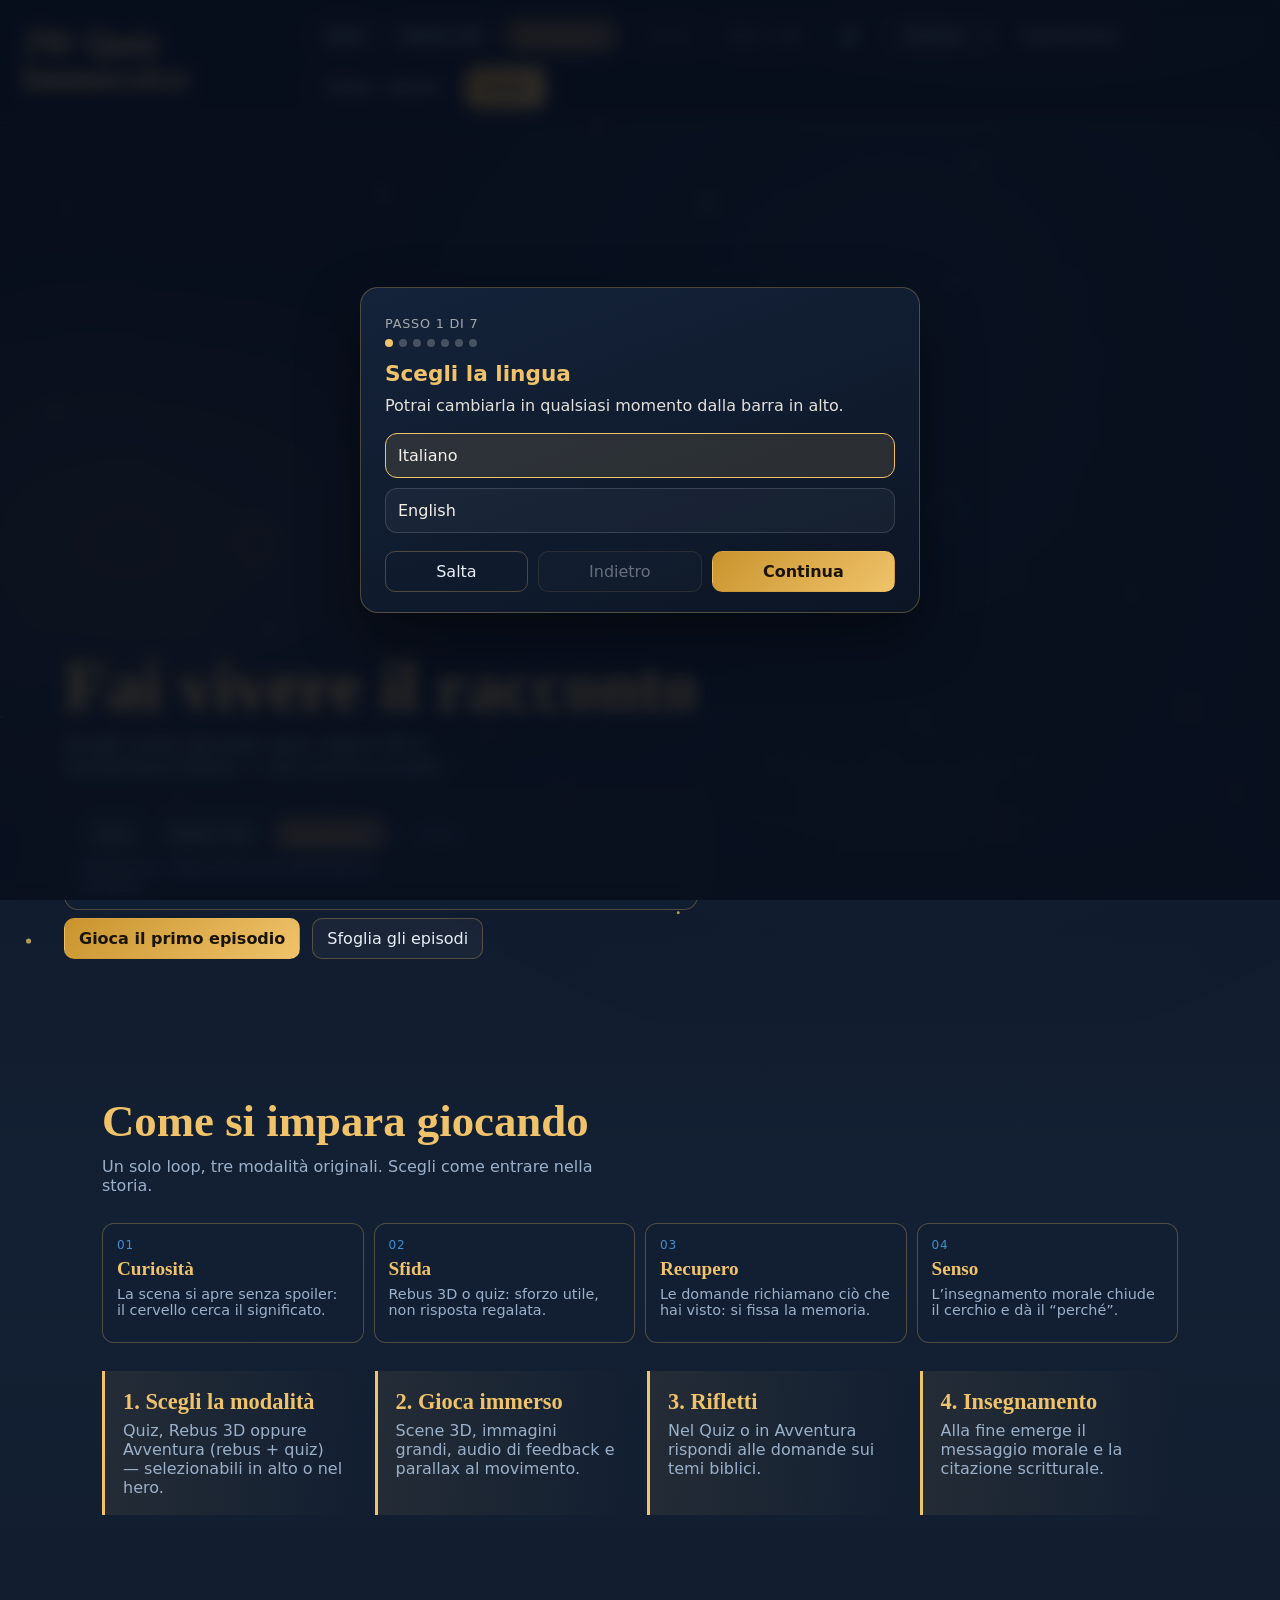
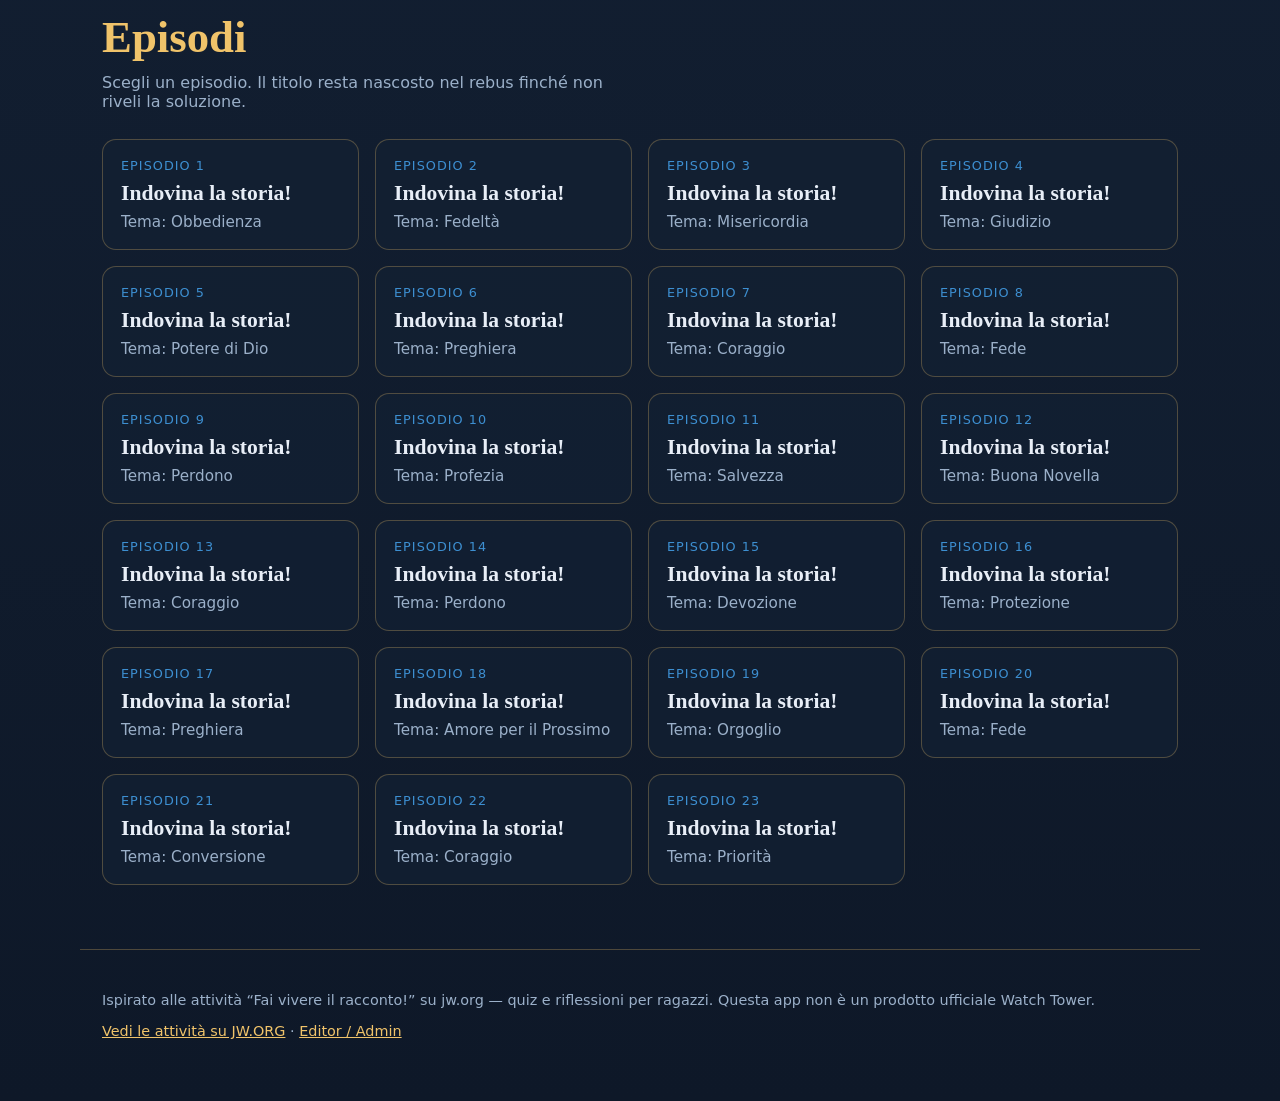
<file: webapp/immersive.html>
<!DOCTYPE html>
<html lang="it">
<head>
  <meta charset="UTF-8" />
  <meta http-equiv="refresh" content="0; url=./" />
  <link rel="canonical" href="./" />
  <title>JW Quiz Immersive</title>
  <script>location.replace("./");</script>
</head>
<body>
  <p><a href="./">JW Quiz Immersive</a></p>
</body>
</html>
</file>
